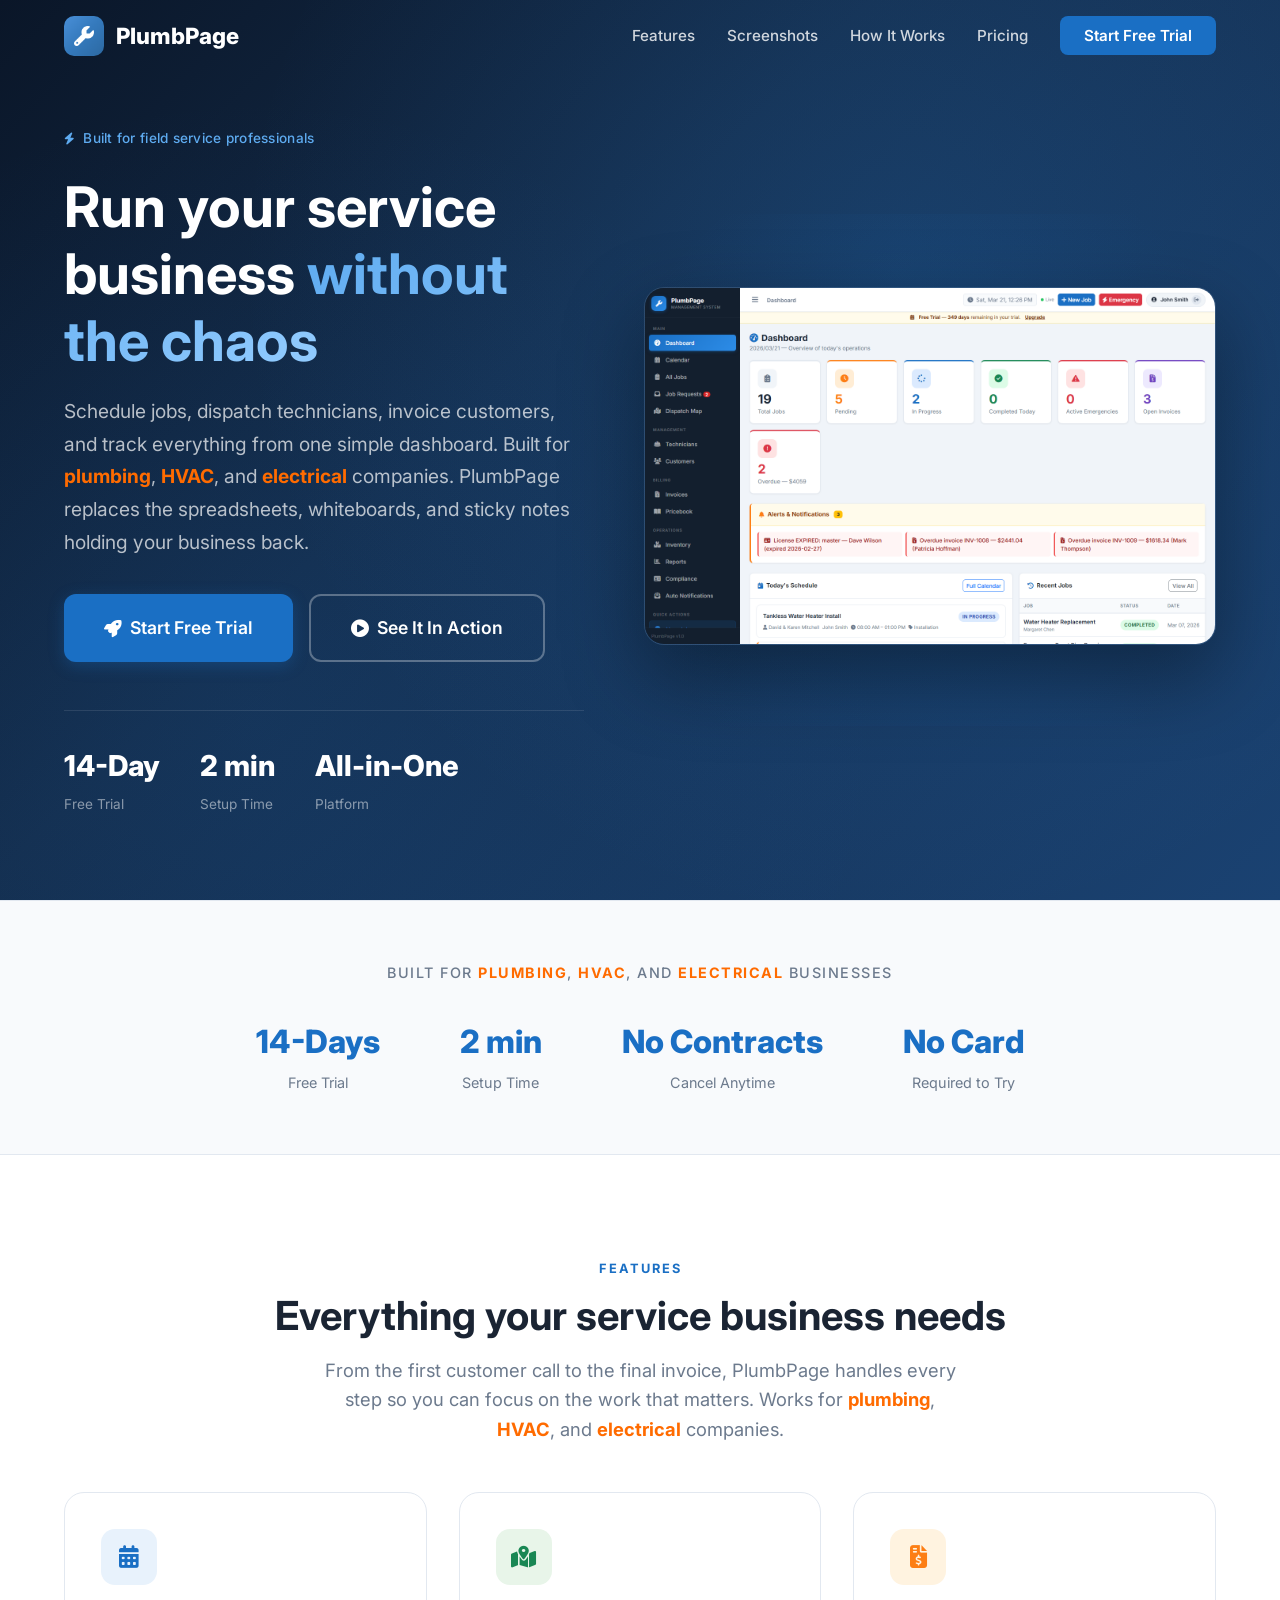
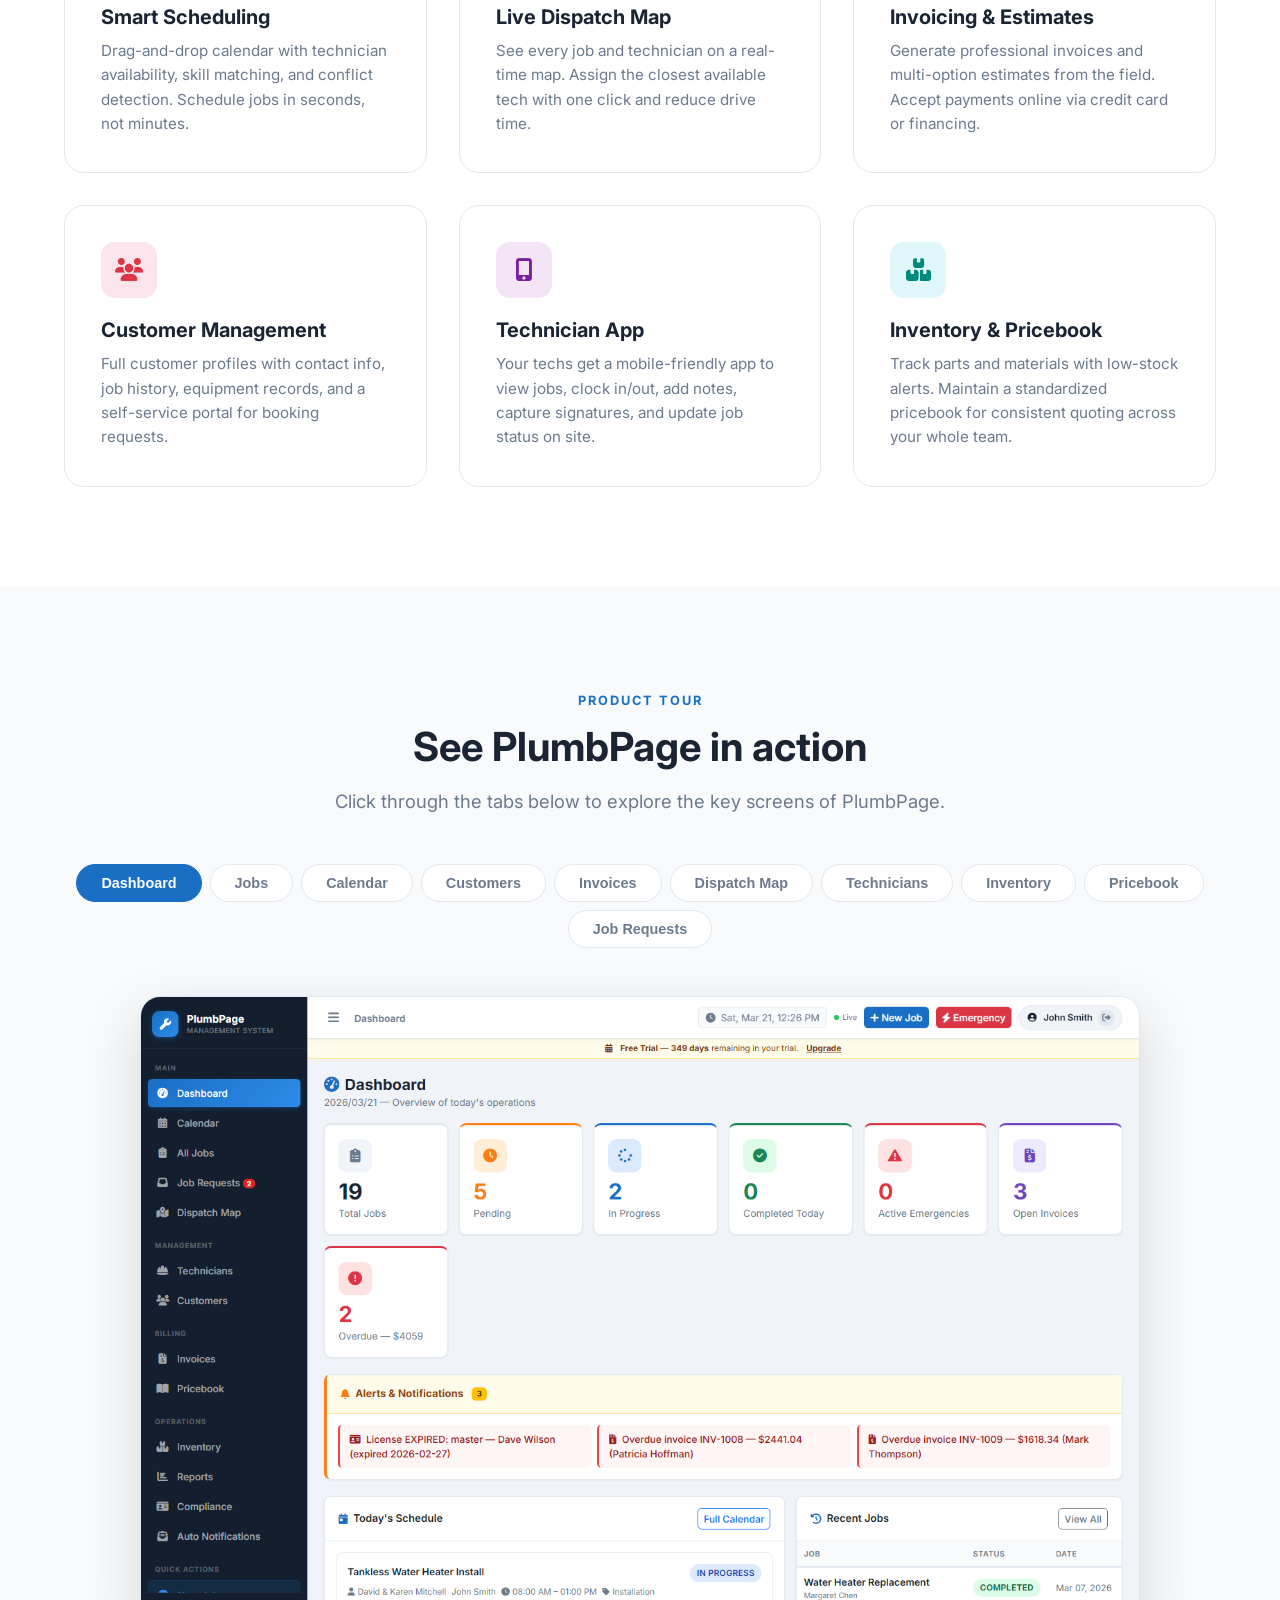
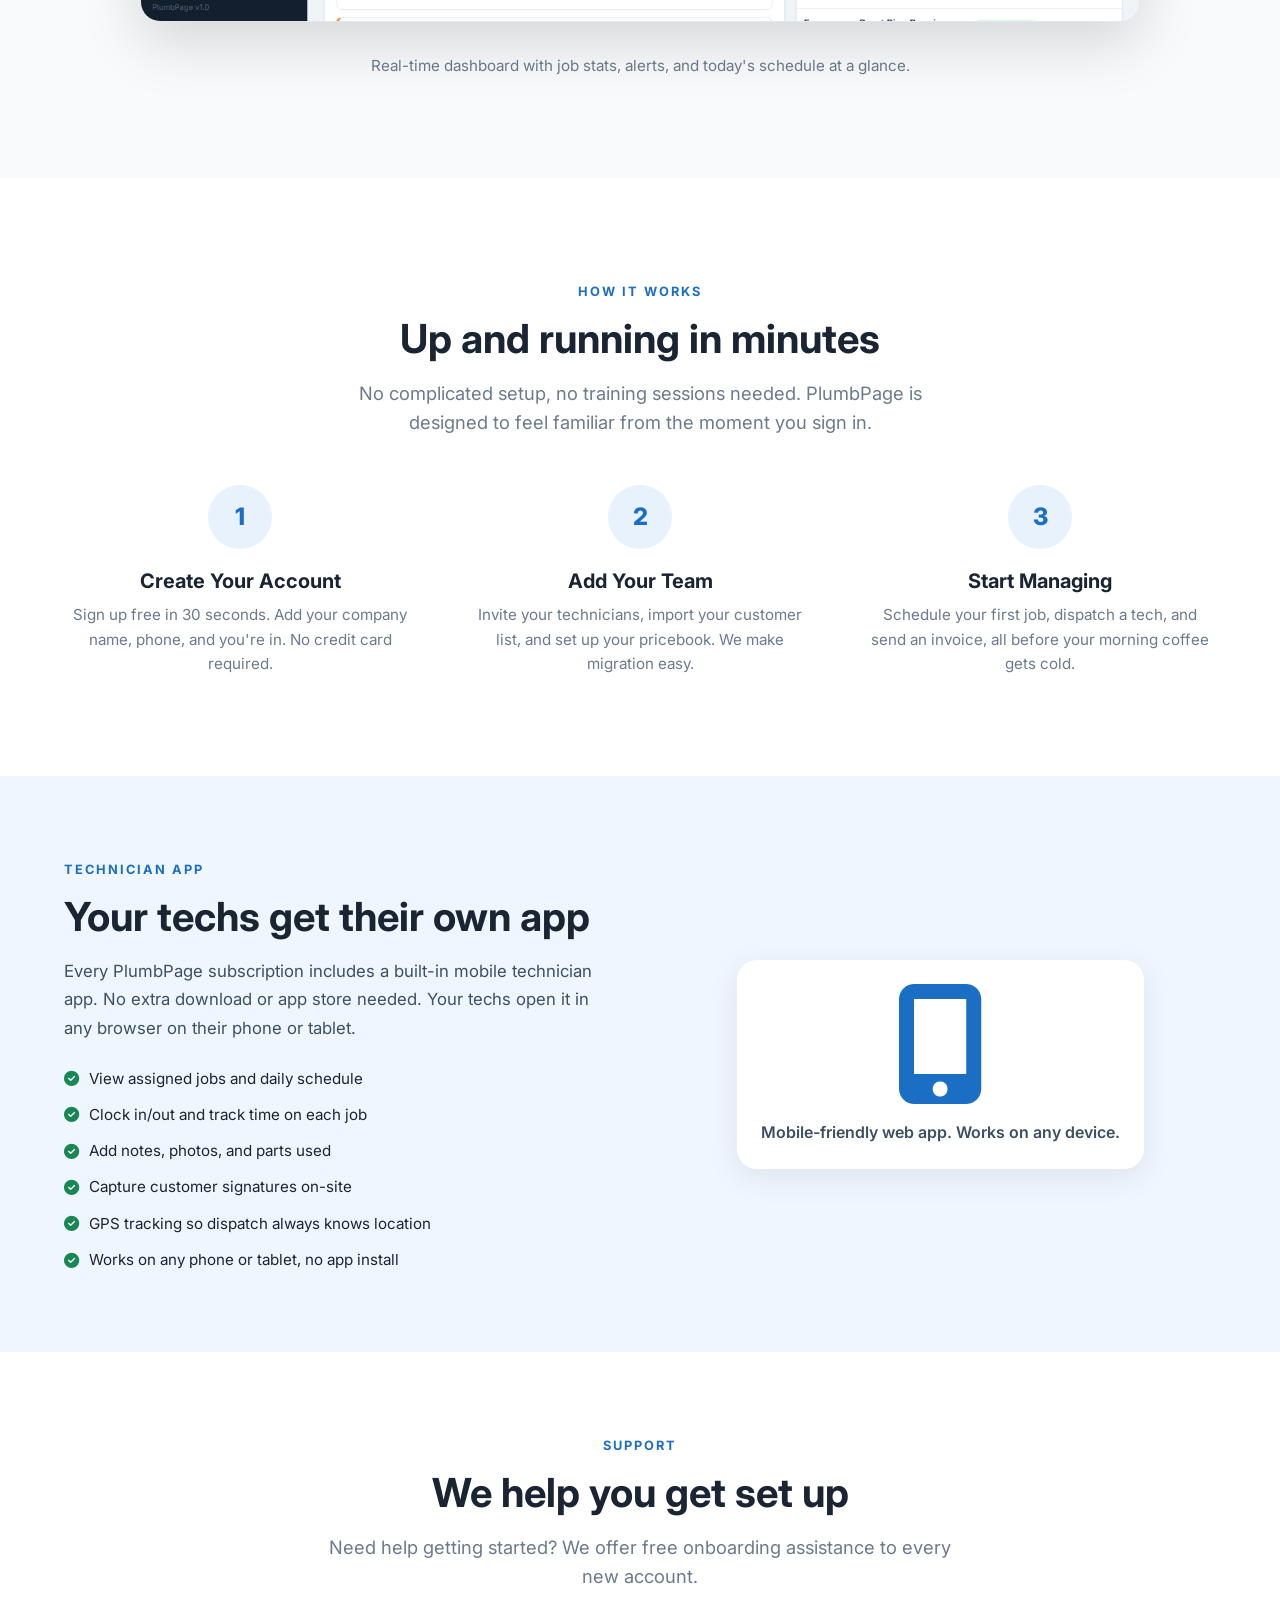
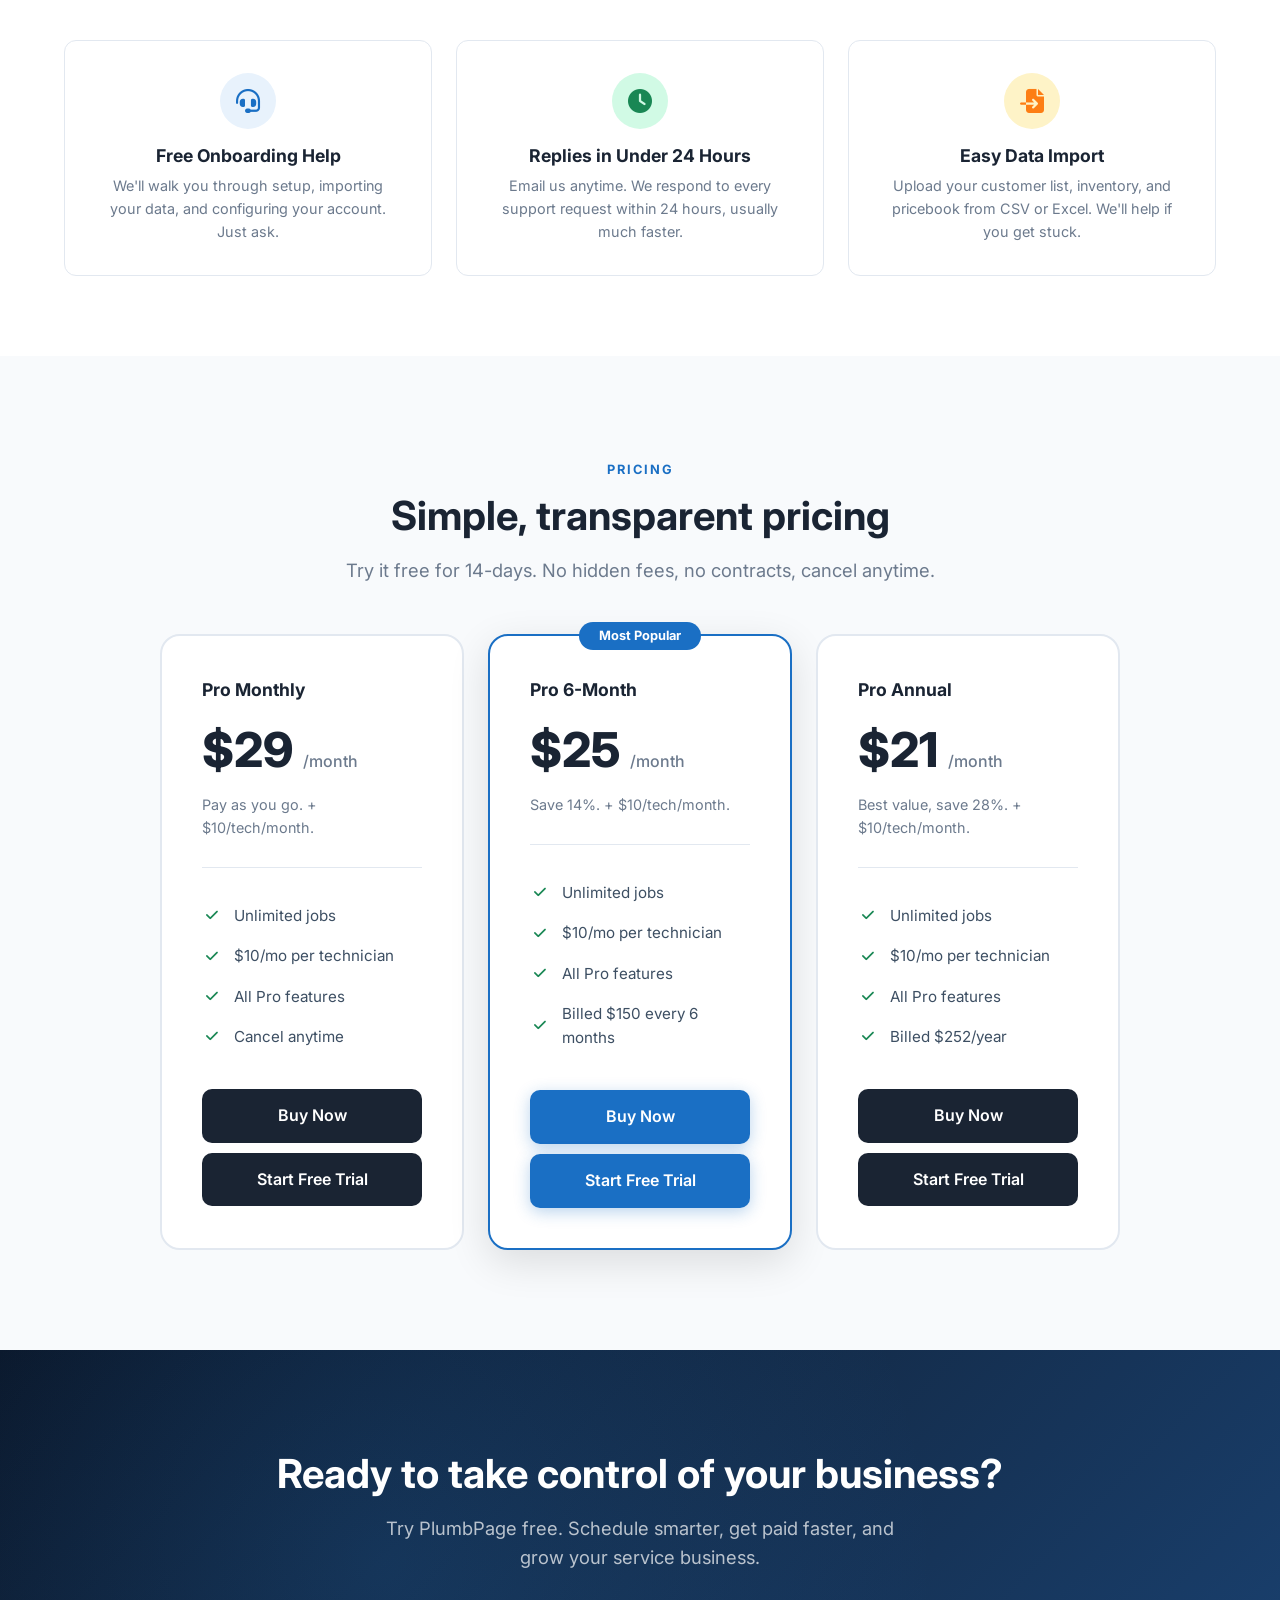
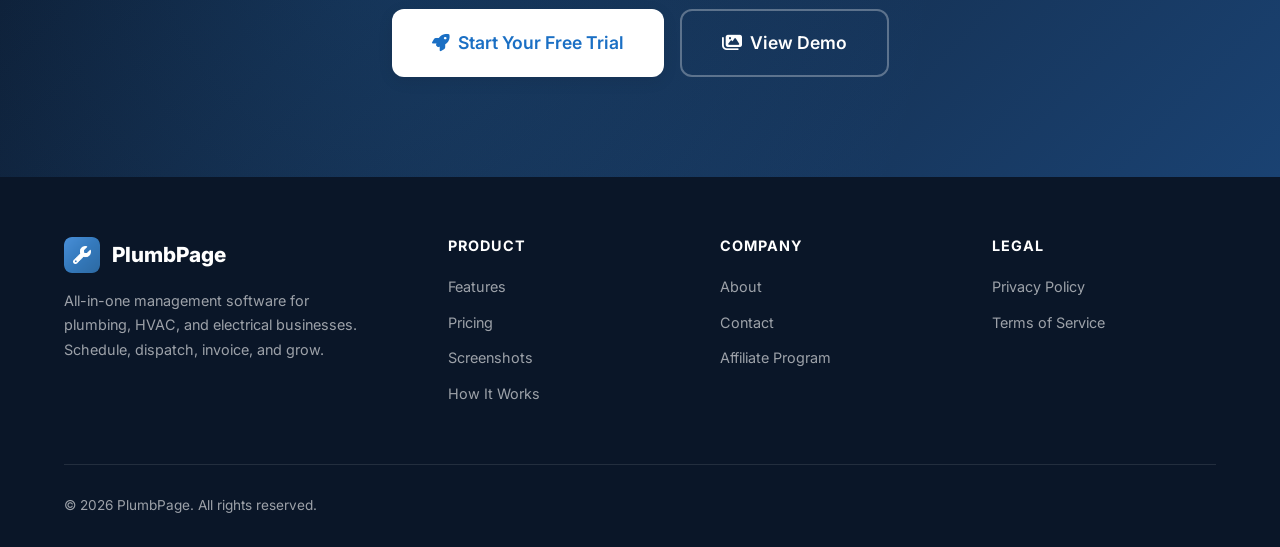
<file: index.html>
<!DOCTYPE html>
<html lang="en">
<head>
    <meta charset="UTF-8">
    <meta name="viewport" content="width=device-width, initial-scale=1.0">
    <title>PlumbPage | Field Service Management Software for Plumbing, HVAC & Electrical</title>
    <meta name="description" content="All-in-one field service management software for plumbing, HVAC, and electrical businesses. Schedule jobs, dispatch technicians, send invoices, and manage customers from one dashboard. 14-day free trial.">
    <meta name="keywords" content="field service management, plumbing software, HVAC software, electrical contractor software, dispatch software, technician app, job scheduling, invoicing, service business management">
    <meta property="og:title" content="PlumbPage | Run Your Service Business Without the Chaos">
    <meta property="og:description" content="Schedule jobs, dispatch technicians, invoice customers, and track everything from one simple dashboard. Built for plumbing, HVAC, and electrical companies.">
    <meta property="og:type" content="website">
    <meta property="og:url" content="https://plumbpage.com">
    <meta property="og:image" content="https://plumbpage.com/assets/screenshots/dashboard.png">
    <meta name="twitter:card" content="summary_large_image">
    <meta name="twitter:title" content="PlumbPage | Field Service Management Software">
    <meta name="twitter:description" content="All-in-one scheduling, dispatch, invoicing, and technician management for service businesses.">
    <meta name="twitter:image" content="https://plumbpage.com/assets/screenshots/dashboard.png">
    <link rel="canonical" href="https://plumbpage.com">
    <link rel="icon" type="image/png" href="assets/logo.png">
    <link rel="preconnect" href="https://fonts.googleapis.com">
    <link rel="preconnect" href="https://fonts.gstatic.com" crossorigin>
    <link href="https://fonts.googleapis.com/css2?family=Inter:wght@400;500;600;700;800&display=swap" rel="stylesheet">
    <link rel="stylesheet" href="https://cdnjs.cloudflare.com/ajax/libs/font-awesome/6.5.0/css/all.min.css">
    <link rel="stylesheet" href="assets/css/style.css">

    <style>
        .fade-up {
            opacity: 0;
            transform: translateY(20px);
            transition: opacity 0.5s cubic-bezier(0.23, 1, 0.32, 1), transform 0.5s cubic-bezier(0.23, 1, 0.32, 1);
        }
        .fade-up.visible {
            opacity: 1;
            transform: translateY(0);
        }
        .features-grid .fade-up:nth-child(1) { transition-delay: 0ms; }
        .features-grid .fade-up:nth-child(2) { transition-delay: 60ms; }
        .features-grid .fade-up:nth-child(3) { transition-delay: 120ms; }
        .features-grid .fade-up:nth-child(4) { transition-delay: 60ms; }
        .features-grid .fade-up:nth-child(5) { transition-delay: 120ms; }
        .features-grid .fade-up:nth-child(6) { transition-delay: 180ms; }
    </style>
</head>
<body>

<!-- ══════════════ NAVBAR ══════════════ -->
<nav class="navbar">
    <div class="container">
        <a href="#" class="nav-logo">
            <img src="assets/logo.png" alt="PlumbPage">
            PlumbPage
        </a>
        <ul class="nav-links">
            <li><a href="#features">Features</a></li>
            <li><a href="#showcase">Screenshots</a></li>
            <li><a href="#how-it-works">How It Works</a></li>
            <li><a href="#pricing">Pricing</a></li>
            <li><a href="https://app.plumbpage.com/register" class="nav-cta">Start Free Trial</a></li>
        </ul>
        <button class="nav-toggle" aria-label="Toggle menu">
            <i class="fas fa-bars"></i>
        </button>
    </div>
</nav>

<!-- ══════════════ HERO ══════════════ -->
<section class="hero">
    <div class="container">
        <div class="hero-grid">
            <div>
                <div class="hero-badge">
                    <i class="fas fa-bolt"></i>
                    Built for field service professionals
                </div>
                <h1>Run your service business <span>without the chaos</span></h1>
                <p class="hero-description">
                    Schedule jobs, dispatch technicians, invoice customers, and track everything
                    from one simple dashboard. Built for <strong>plumbing</strong>, <strong>HVAC</strong>, and <strong>electrical</strong>
                    companies. PlumbPage replaces the spreadsheets, whiteboards, and sticky notes
                    holding your business back.
                </p>
                <div class="hero-buttons">
                    <a href="https://app.plumbpage.com/register" class="btn btn-primary btn-lg">
                        <i class="fas fa-rocket"></i> Start Free Trial
                    </a>
                    <a href="#showcase" class="btn btn-outline btn-lg">
                        <i class="fas fa-play-circle"></i> See It In Action
                    </a>
                </div>
                <div class="hero-stats">
                    <div>
                        <div class="hero-stat-value">14-Day</div>
                        <div class="hero-stat-label">Free Trial</div>
                    </div>
                    <div>
                        <div class="hero-stat-value">2 min</div>
                        <div class="hero-stat-label">Setup Time</div>
                    </div>
                    <div>
                        <div class="hero-stat-value">All-in-One</div>
                        <div class="hero-stat-label">Platform</div>
                    </div>
                </div>
            </div>
            <div class="hero-image">
                <div class="hero-image-glow"></div>
                <img src="assets/screenshots/dashboard.png" alt="PlumbPage Dashboard">
            </div>
        </div>
    </div>
</section>

<!-- ══════════════ SOCIAL PROOF ══════════════ -->
<section class="social-proof">
    <div class="container">
        <p>Built for <strong>plumbing</strong>, <strong>HVAC</strong>, and <strong>electrical</strong> businesses</p>
        <div class="proof-stats">
            <div class="proof-stat">
                <div class="proof-stat-value">14-Days</div>
                <div class="proof-stat-label">Free Trial</div>
            </div>
            <div class="proof-stat">
                <div class="proof-stat-value">2 min</div>
                <div class="proof-stat-label">Setup Time</div>
            </div>
            <div class="proof-stat">
                <div class="proof-stat-value">No Contracts</div>
                <div class="proof-stat-label">Cancel Anytime</div>
            </div>
            <div class="proof-stat">
                <div class="proof-stat-value">No Card</div>
                <div class="proof-stat-label">Required to Try</div>
            </div>
        </div>
    </div>
</section>

<!-- ══════════════ FEATURES ══════════════ -->
<section class="features" id="features">
    <div class="container">
        <div class="text-center">
            <span class="section-label">Features</span>
            <h2 class="section-title">Everything your service business needs</h2>
            <p class="section-subtitle">
                From the first customer call to the final invoice, PlumbPage handles
                every step so you can focus on the work that matters. Works for <strong>plumbing</strong>, <strong>HVAC</strong>, and <strong>electrical</strong> companies.
            </p>
        </div>
        <div class="features-grid">
            <div class="feature-card fade-up">
                <div class="feature-icon blue"><i class="fas fa-calendar-alt"></i></div>
                <h3>Smart Scheduling</h3>
                <p>Drag-and-drop calendar with technician availability, skill matching, and conflict detection. Schedule jobs in seconds, not minutes.</p>
            </div>
            <div class="feature-card fade-up">
                <div class="feature-icon green"><i class="fas fa-map-marked-alt"></i></div>
                <h3>Live Dispatch Map</h3>
                <p>See every job and technician on a real-time map. Assign the closest available tech with one click and reduce drive time.</p>
            </div>
            <div class="feature-card fade-up">
                <div class="feature-icon orange"><i class="fas fa-file-invoice-dollar"></i></div>
                <h3>Invoicing & Estimates</h3>
                <p>Generate professional invoices and multi-option estimates from the field. Accept payments online via credit card or financing.</p>
            </div>
            <div class="feature-card fade-up">
                <div class="feature-icon red"><i class="fas fa-users"></i></div>
                <h3>Customer Management</h3>
                <p>Full customer profiles with contact info, job history, equipment records, and a self-service portal for booking requests.</p>
            </div>
            <div class="feature-card fade-up">
                <div class="feature-icon purple"><i class="fas fa-mobile-alt"></i></div>
                <h3>Technician App</h3>
                <p>Your techs get a mobile-friendly app to view jobs, clock in/out, add notes, capture signatures, and update job status on site.</p>
            </div>
            <div class="feature-card fade-up">
                <div class="feature-icon teal"><i class="fas fa-boxes"></i></div>
                <h3>Inventory & Pricebook</h3>
                <p>Track parts and materials with low-stock alerts. Maintain a standardized pricebook for consistent quoting across your whole team.</p>
            </div>
        </div>
    </div>
</section>

<!-- ══════════════ SCREENSHOT SHOWCASE ══════════════ -->
<section class="showcase" id="showcase">
    <div class="container">
        <div class="text-center">
            <span class="section-label">Product Tour</span>
            <h2 class="section-title">See PlumbPage in action</h2>
            <p class="section-subtitle">
                Click through the tabs below to explore the key screens of PlumbPage.
            </p>
        </div>

        <div class="showcase-tabs">
            <button class="showcase-tab active" data-target="dashboard">Dashboard</button>
            <button class="showcase-tab" data-target="jobs">Jobs</button>
            <button class="showcase-tab" data-target="calendar">Calendar</button>
            <button class="showcase-tab" data-target="customers">Customers</button>
            <button class="showcase-tab" data-target="invoices">Invoices</button>
            <button class="showcase-tab" data-target="map">Dispatch Map</button>
            <button class="showcase-tab" data-target="technicians">Technicians</button>
            <button class="showcase-tab" data-target="inventory">Inventory</button>
            <button class="showcase-tab" data-target="pricebook">Pricebook</button>
            <button class="showcase-tab" data-target="job-requests">Job Requests</button>
        </div>

        <div class="showcase-image-wrapper fade-up">
            <img class="showcase-image active" data-screen="dashboard" src="assets/screenshots/dashboard.png" alt="Dashboard">
            <img class="showcase-image" data-screen="jobs" src="assets/screenshots/jobs.png" alt="Jobs">
            <img class="showcase-image" data-screen="calendar" src="assets/screenshots/calendar.png" alt="Calendar">
            <img class="showcase-image" data-screen="customers" src="assets/screenshots/customers.png" alt="Customers">
            <img class="showcase-image" data-screen="invoices" src="assets/screenshots/invoices.png" alt="Invoices">
            <img class="showcase-image" data-screen="map" src="assets/screenshots/map.png" alt="Dispatch Map">
            <img class="showcase-image" data-screen="technicians" src="assets/screenshots/technicians.png" alt="Technicians">
            <img class="showcase-image" data-screen="inventory" src="assets/screenshots/inventory.png" alt="Inventory">
            <img class="showcase-image" data-screen="pricebook" src="assets/screenshots/pricebook.png" alt="Pricebook">
            <img class="showcase-image" data-screen="job-requests" src="assets/screenshots/job-requests.png" alt="Job Requests">
        </div>
        <p class="showcase-caption">Real-time dashboard with job stats, alerts, and today's schedule at a glance.</p>
    </div>
</section>

<!-- ══════════════ HOW IT WORKS ══════════════ -->
<section class="how-it-works" id="how-it-works">
    <div class="container">
        <div class="text-center">
            <span class="section-label">How It Works</span>
            <h2 class="section-title">Up and running in minutes</h2>
            <p class="section-subtitle">
                No complicated setup, no training sessions needed. PlumbPage is designed
                to feel familiar from the moment you sign in.
            </p>
        </div>
        <div class="steps">
            <div class="step fade-up">
                <div class="step-number">1</div>
                <h3>Create Your Account</h3>
                <p>Sign up free in 30 seconds. Add your company name, phone, and you're in. No credit card required.</p>
            </div>
            <div class="step fade-up">
                <div class="step-number">2</div>
                <h3>Add Your Team</h3>
                <p>Invite your technicians, import your customer list, and set up your pricebook. We make migration easy.</p>
            </div>
            <div class="step fade-up">
                <div class="step-number">3</div>
                <h3>Start Managing</h3>
                <p>Schedule your first job, dispatch a tech, and send an invoice, all before your morning coffee gets cold.</p>
            </div>
        </div>
    </div>
</section>

<!-- ══════════════ TECHNICIAN APP ══════════════ -->
<section class="tech-app-section" style="padding:80px 0;background:var(--blue-50);">
    <div class="container">
        <div style="display:grid;grid-template-columns:1fr 1fr;gap:48px;align-items:center;">
            <div>
                <span class="section-label">Technician App</span>
                <h2 class="section-title" style="text-align:left;">Your techs get their own app</h2>
                <p style="color:var(--gray-700);font-size:1.05rem;line-height:1.7;margin-bottom:24px;">
                    Every PlumbPage subscription includes a built-in mobile technician app. No extra download or app store needed. Your techs open it in any browser on their phone or tablet.
                </p>
                <ul style="list-style:none;padding:0;display:flex;flex-direction:column;gap:12px;">
                    <li style="display:flex;align-items:center;gap:10px;font-size:0.95rem;"><i class="fas fa-check-circle" style="color:var(--green);"></i> View assigned jobs and daily schedule</li>
                    <li style="display:flex;align-items:center;gap:10px;font-size:0.95rem;"><i class="fas fa-check-circle" style="color:var(--green);"></i> Clock in/out and track time on each job</li>
                    <li style="display:flex;align-items:center;gap:10px;font-size:0.95rem;"><i class="fas fa-check-circle" style="color:var(--green);"></i> Add notes, photos, and parts used</li>
                    <li style="display:flex;align-items:center;gap:10px;font-size:0.95rem;"><i class="fas fa-check-circle" style="color:var(--green);"></i> Capture customer signatures on-site</li>
                    <li style="display:flex;align-items:center;gap:10px;font-size:0.95rem;"><i class="fas fa-check-circle" style="color:var(--green);"></i> GPS tracking so dispatch always knows location</li>
                    <li style="display:flex;align-items:center;gap:10px;font-size:0.95rem;"><i class="fas fa-check-circle" style="color:var(--green);"></i> Works on any phone or tablet, no app install</li>
                </ul>
            </div>
            <div style="text-align:center;">
                <div style="background:var(--white);border-radius:20px;padding:24px;box-shadow:0 8px 32px rgba(0,0,0,0.08);display:inline-block;">
                    <i class="fas fa-mobile-alt" style="font-size:120px;color:var(--blue-500);"></i>
                    <p style="margin-top:16px;font-weight:600;color:var(--gray-700);">Mobile-friendly web app. Works on any device.</p>
                </div>
            </div>
        </div>
    </div>
</section>

<!-- ══════════════ ONBOARDING & SUPPORT ══════════════ -->
<section style="padding:80px 0;">
    <div class="container">
        <div class="text-center">
            <span class="section-label">Support</span>
            <h2 class="section-title">We help you get set up</h2>
            <p class="section-subtitle">
                Need help getting started? We offer free onboarding assistance to every new account.
            </p>
        </div>
        <div style="display:grid;grid-template-columns:repeat(3,1fr);gap:24px;margin-top:48px;">
            <div style="background:var(--white);border:1px solid var(--gray-200);border-radius:var(--radius);padding:32px;text-align:center;">
                <div style="width:56px;height:56px;background:var(--blue-100);border-radius:50%;display:flex;align-items:center;justify-content:center;margin:0 auto 16px;">
                    <i class="fas fa-headset" style="font-size:24px;color:var(--blue-500);"></i>
                </div>
                <h3 style="font-size:1.1rem;margin-bottom:8px;">Free Onboarding Help</h3>
                <p style="color:var(--gray-500);font-size:0.9rem;">We'll walk you through setup, importing your data, and configuring your account. Just ask.</p>
            </div>
            <div style="background:var(--white);border:1px solid var(--gray-200);border-radius:var(--radius);padding:32px;text-align:center;">
                <div style="width:56px;height:56px;background:#d1fae5;border-radius:50%;display:flex;align-items:center;justify-content:center;margin:0 auto 16px;">
                    <i class="fas fa-clock" style="font-size:24px;color:var(--green);"></i>
                </div>
                <h3 style="font-size:1.1rem;margin-bottom:8px;">Replies in Under 24 Hours</h3>
                <p style="color:var(--gray-500);font-size:0.9rem;">Email us anytime. We respond to every support request within 24 hours, usually much faster.</p>
            </div>
            <div style="background:var(--white);border:1px solid var(--gray-200);border-radius:var(--radius);padding:32px;text-align:center;">
                <div style="width:56px;height:56px;background:#fef3c7;border-radius:50%;display:flex;align-items:center;justify-content:center;margin:0 auto 16px;">
                    <i class="fas fa-file-import" style="font-size:24px;color:var(--orange);"></i>
                </div>
                <h3 style="font-size:1.1rem;margin-bottom:8px;">Easy Data Import</h3>
                <p style="color:var(--gray-500);font-size:0.9rem;">Upload your customer list, inventory, and pricebook from CSV or Excel. We'll help if you get stuck.</p>
            </div>
        </div>
    </div>
</section>

<!-- ══════════════ PRICING ══════════════ -->
<section class="pricing" id="pricing">
    <div class="container">
        <div class="text-center">
            <span class="section-label">Pricing</span>
            <h2 class="section-title">Simple, transparent pricing</h2>
            <p class="section-subtitle">
                Try it free for 14-days. No hidden fees, no contracts, cancel anytime.
            </p>
        </div>
        <div class="pricing-grid">
            <div class="pricing-card">
                <div class="pricing-name">Pro Monthly</div>
                <div class="pricing-price">$29 <span>/month</span></div>
                <div class="pricing-description">Pay as you go. + $10/tech/month.</div>
                <ul class="pricing-features">
                    <li><i class="fas fa-check"></i> Unlimited jobs</li>
                    <li><i class="fas fa-check"></i> $10/mo per technician</li>
                    <li><i class="fas fa-check"></i> All Pro features</li>
                    <li><i class="fas fa-check"></i> Cancel anytime</li>
                </ul>
                <a href="https://app.plumbpage.com/buy/monthly" class="btn btn-dark">Buy Now</a>
                <a href="https://app.plumbpage.com/register" class="btn btn-dark" style="margin-top:10px;">Start Free Trial</a>
            </div>
            <div class="pricing-card featured">
                <div class="pricing-name">Pro 6-Month</div>
                <div class="pricing-price">$25 <span>/month</span></div>
                <div class="pricing-description">Save 14%. + $10/tech/month.</div>
                <ul class="pricing-features">
                    <li><i class="fas fa-check"></i> Unlimited jobs</li>
                    <li><i class="fas fa-check"></i> $10/mo per technician</li>
                    <li><i class="fas fa-check"></i> All Pro features</li>
                    <li><i class="fas fa-check"></i> Billed $150 every 6 months</li>
                </ul>
                <a href="https://app.plumbpage.com/buy/6month" class="btn btn-primary">Buy Now</a>
                <a href="https://app.plumbpage.com/register" class="btn btn-primary" style="margin-top:10px;">Start Free Trial</a>
            </div>
            <div class="pricing-card">
                <div class="pricing-name">Pro Annual</div>
                <div class="pricing-price">$21 <span>/month</span></div>
                <div class="pricing-description">Best value, save 28%. + $10/tech/month.</div>
                <ul class="pricing-features">
                    <li><i class="fas fa-check"></i> Unlimited jobs</li>
                    <li><i class="fas fa-check"></i> $10/mo per technician</li>
                    <li><i class="fas fa-check"></i> All Pro features</li>
                    <li><i class="fas fa-check"></i> Billed $252/year</li>
                </ul>
                <a href="https://app.plumbpage.com/buy/annual" class="btn btn-dark">Buy Now</a>
                <a href="https://app.plumbpage.com/register" class="btn btn-dark" style="margin-top:10px;">Start Free Trial</a>
            </div>
        </div>
    </div>
</section>

<!-- ══════════════ CTA ══════════════ -->
<section class="cta" id="cta">
    <div class="container">
        <h2>Ready to take control of your business?</h2>
        <p>Try PlumbPage free. Schedule smarter, get paid faster, and grow your service business.</p>
        <div class="cta-buttons">
            <a href="https://app.plumbpage.com/register" class="btn btn-white btn-lg">
                <i class="fas fa-rocket"></i> Start Your Free Trial
            </a>
            <a href="#showcase" class="btn btn-outline btn-lg">
                <i class="fas fa-images"></i> View Demo
            </a>
        </div>
    </div>
</section>

<!-- ══════════════ FOOTER ══════════════ -->
<footer class="footer">
    <div class="container">
        <div class="footer-grid">
            <div>
                <div class="footer-brand">
                    <img src="assets/logo.png" alt="PlumbPage">
                    PlumbPage
                </div>
                <p class="footer-description">
                    All-in-one management software for plumbing, HVAC, and electrical businesses. Schedule, dispatch, invoice, and grow.
                </p>
            </div>
            <div>
                <h4>Product</h4>
                <ul class="footer-links">
                    <li><a href="#features">Features</a></li>
                    <li><a href="#pricing">Pricing</a></li>
                    <li><a href="#showcase">Screenshots</a></li>
                    <li><a href="#how-it-works">How It Works</a></li>
                </ul>
            </div>
            <div>
                <h4>Company</h4>
                <ul class="footer-links">
                    <li><a href="about.html">About</a></li>
                    <li><a href="mailto:colton@plumbpage.com">Contact</a></li>
                    <li><a href="https://app.plumbpage.com/affiliates/apply">Affiliate Program</a></li>
                </ul>
            </div>
            <div>
                <h4>Legal</h4>
                <ul class="footer-links">
                    <li><a href="privacy.html">Privacy Policy</a></li>
                    <li><a href="terms.html">Terms of Service</a></li>
                </ul>
            </div>
        </div>
        <div class="footer-bottom">
            <span>&copy; 2026 PlumbPage. All rights reserved.</span>
        </div>
    </div>
</footer>

<script src="assets/js/main.js"></script>
<script type="application/ld+json">
{
  "@context": "https://schema.org",
  "@graph": [
  {
    "@type": "Organization",
    "name": "PlumbPage",
    "url": "https://plumbpage.com",
    "logo": "https://plumbpage.com/assets/logo.png",
    "description": "All-in-one field service management software for plumbing, HVAC, and electrical businesses.",
    "contactPoint": {
      "@type": "ContactPoint",
      "email": "colton@plumbpage.com",
      "contactType": "customer support"
    },
    "sameAs": []
  },
  {
    "@type": "WebSite",
    "name": "PlumbPage",
    "url": "https://plumbpage.com"
  },
  {
    "@type": "SoftwareApplication",
  "name": "PlumbPage",
  "applicationCategory": "BusinessApplication",
  "operatingSystem": "Web",
  "description": "All-in-one field service management software for plumbing, HVAC, and electrical businesses. Schedule, dispatch, invoice, and manage technicians.",
  "url": "https://plumbpage.com",
  "offers": [
    {
      "@type": "Offer",
      "name": "Pro Monthly",
      "price": "29.00",
      "priceCurrency": "USD",
      "billingIncrement": "1",
      "billingDuration": "P1M",
      "description": "$29/month base + $10/month per technician"
    },
    {
      "@type": "Offer",
      "name": "Pro 6-Month",
      "price": "150.00",
      "priceCurrency": "USD",
      "billingDuration": "P6M",
      "description": "$25/month base + $10/month per technician, billed every 6 months"
    },
    {
      "@type": "Offer",
      "name": "Pro Annual",
      "price": "252.00",
      "priceCurrency": "USD",
      "billingDuration": "P1Y",
      "description": "$21/month base + $10/month per technician, billed annually"
    }
  ],
  "featureList": [
    "Job scheduling and dispatch",
    "Live dispatch map with GPS tracking",
    "Invoicing and estimates",
    "Customer management with portal",
    "Mobile technician app",
    "Inventory and pricebook management",
    "SMS and email notifications",
    "QuickBooks Online sync",
    "AI dispatch suggestions",
    "Customer e-signatures"
  ]
  }
  ]
}
</script>
</body>
</html>
</file>
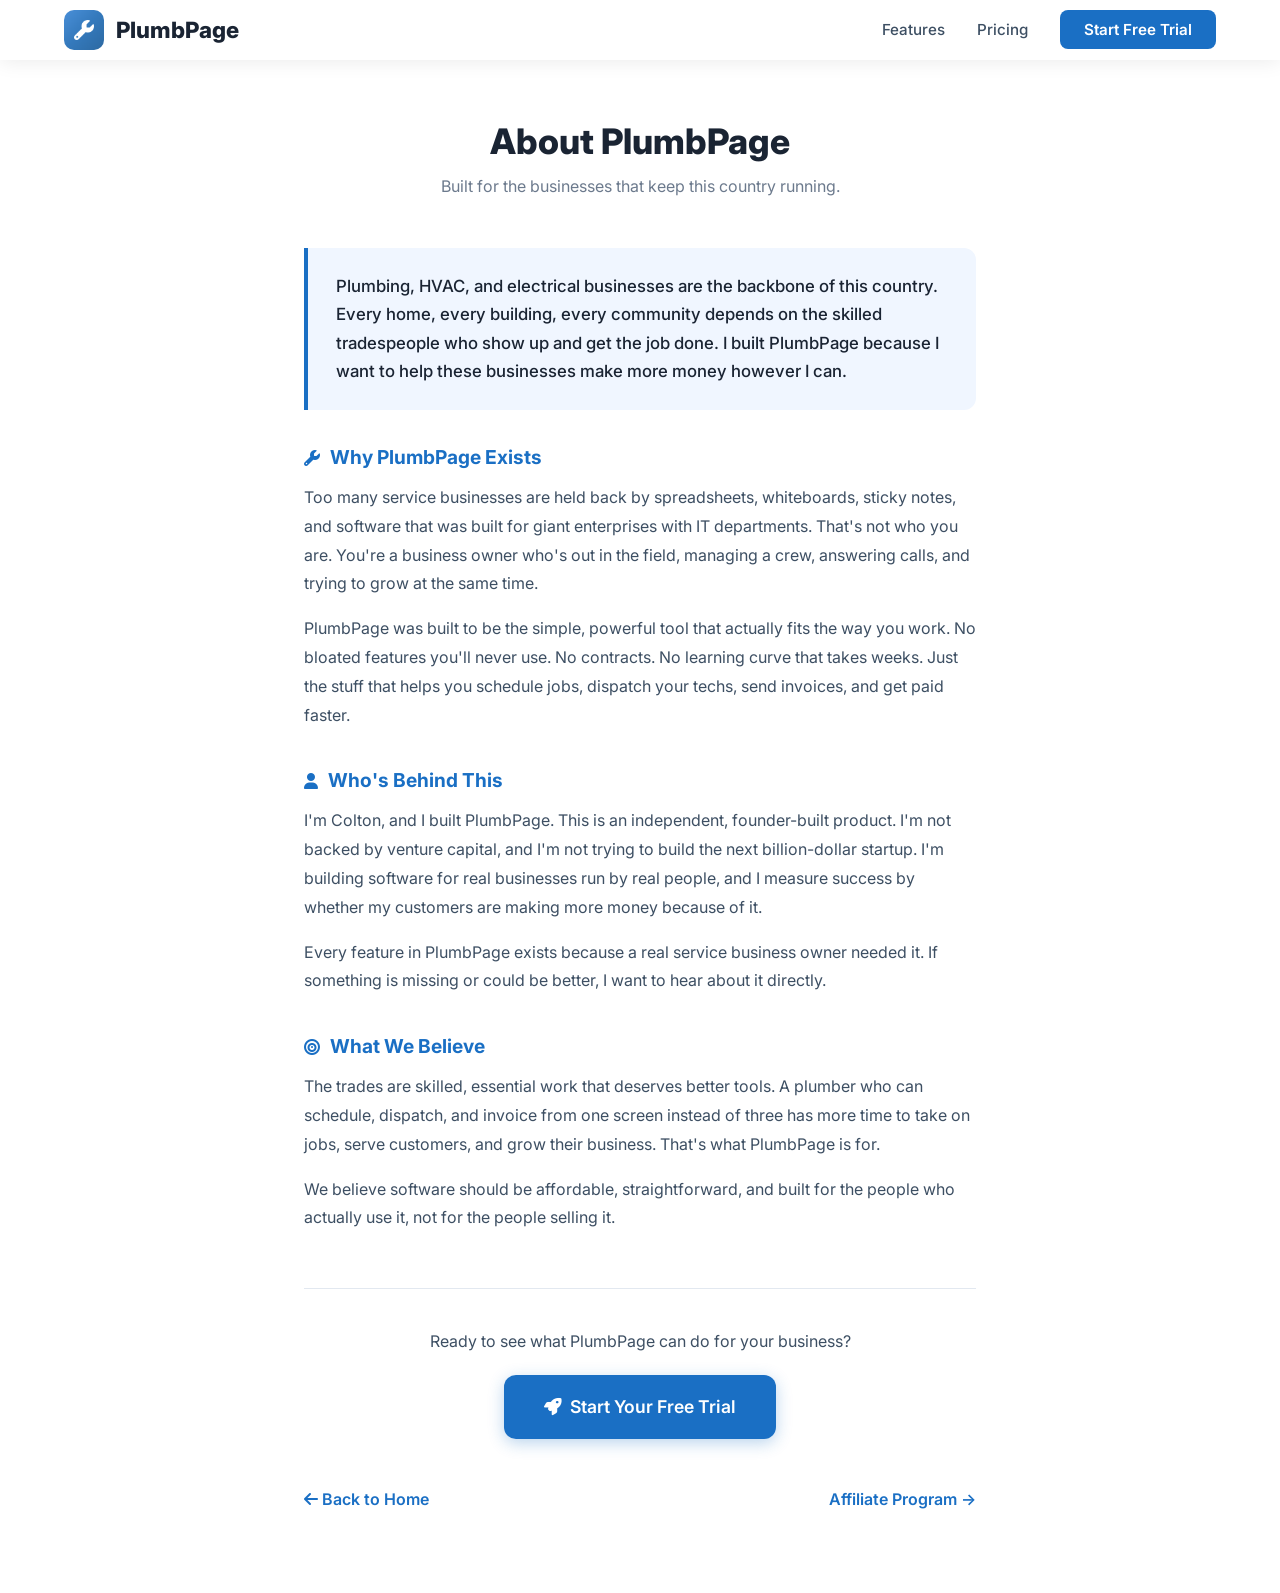
<file: about.html>
<!DOCTYPE html>
<html lang="en">
<head>
    <meta charset="UTF-8">
    <meta name="viewport" content="width=device-width, initial-scale=1.0">
    <title>About PlumbPage | Founder-Built Field Service Software for Plumbers</title>
    <meta name="description" content="PlumbPage was built by someone who saw plumbing businesses drowning in paperwork. Learn who we are, why we built it, and what makes PlumbPage different from generic field service software.">
    <meta name="robots" content="index, follow">
    <link rel="canonical" href="https://plumbpage.com/about.html">
    <meta property="og:type" content="website">
    <meta property="og:url" content="https://plumbpage.com/about.html">
    <meta property="og:title" content="About PlumbPage | Founder-Built Field Service Software">
    <meta property="og:description" content="PlumbPage was built for plumbing, HVAC, and electrical businesses by someone who saw the industry firsthand. No fluff — just tools that help you run a tighter operation.">
    <meta property="og:image" content="https://plumbpage.com/assets/screenshots/dashboard.png">
    <meta property="og:site_name" content="PlumbPage">
    <meta name="twitter:card" content="summary_large_image">
    <meta name="twitter:title" content="About PlumbPage | Founder-Built Field Service Software">
    <meta name="twitter:description" content="PlumbPage was built for plumbing, HVAC, and electrical businesses by someone who saw the industry firsthand.">
    <meta name="twitter:image" content="https://plumbpage.com/assets/screenshots/dashboard.png">
    <script type="application/ld+json">
    {
      "@context": "https://schema.org",
      "@type": "AboutPage",
      "name": "About PlumbPage",
      "url": "https://plumbpage.com/about.html",
      "description": "PlumbPage is all-in-one field service management software built for plumbing, HVAC, and electrical businesses.",
      "breadcrumb": {
        "@type": "BreadcrumbList",
        "itemListElement": [
          { "@type": "ListItem", "position": 1, "name": "PlumbPage", "item": "https://plumbpage.com" },
          { "@type": "ListItem", "position": 2, "name": "About", "item": "https://plumbpage.com/about.html" }
        ]
      },
      "publisher": {
        "@type": "Organization",
        "name": "PlumbPage",
        "url": "https://plumbpage.com",
        "logo": "https://plumbpage.com/assets/logo.png",
        "description": "All-in-one field service management software for plumbing, HVAC, and electrical businesses.",
        "contactPoint": {
          "@type": "ContactPoint",
          "email": "colton@plumbpage.com",
          "contactType": "customer support"
        }
      }
    }
    </script>
    <link rel="icon" type="image/png" href="assets/logo.png">
    <link rel="preconnect" href="https://fonts.googleapis.com">
    <link rel="preconnect" href="https://fonts.gstatic.com" crossorigin>
    <link href="https://fonts.googleapis.com/css2?family=Inter:wght@400;500;600;700;800&display=swap" rel="stylesheet">
    <link rel="stylesheet" href="https://cdnjs.cloudflare.com/ajax/libs/font-awesome/6.5.0/css/all.min.css">
    <link rel="stylesheet" href="assets/css/style.css">
    <style>
        .about-container { max-width: 720px; margin: 0 auto; padding: 120px 24px 80px; }
        .about-header { text-align: center; margin-bottom: 48px; }
        .about-header h1 { font-size: 2.2rem; font-weight: 800; color: var(--gray-900); margin-bottom: 12px; }
        .about-header p { color: var(--gray-500); font-size: 1rem; }
        .about-section { margin-bottom: 40px; }
        .about-section h2 {
            font-size: 1.2rem; font-weight: 700; color: var(--blue-500);
            margin-bottom: 14px; display: flex; align-items: center; gap: 10px;
        }
        .about-section h2 i { font-size: 1rem; }
        .about-section p {
            font-size: 1rem; line-height: 1.8; color: var(--gray-700); margin-bottom: 16px;
        }
        .about-highlight {
            background: var(--blue-50); border-left: 4px solid var(--blue-500);
            border-radius: 0 var(--radius) var(--radius) 0;
            padding: 24px 28px; margin: 36px 0;
        }
        .about-highlight p {
            font-size: 1.05rem; font-weight: 500; color: var(--gray-900);
            line-height: 1.7; margin: 0;
        }
        .about-cta {
            text-align: center; margin-top: 56px; padding-top: 40px;
            border-top: 1px solid var(--gray-200);
        }
        .about-cta p { color: var(--gray-700); font-size: 1rem; margin-bottom: 20px; }
        .about-cta .btn { display: inline-flex; align-items: center; gap: 8px; }
        .back-link { text-align: center; margin-top: 48px; }
        .back-link a { color: var(--blue-500); font-weight: 600; }
        .back-link a:hover { color: var(--blue-400); }
    </style>
</head>
<body>

<nav class="navbar scrolled">
    <div class="container">
        <a href="/" class="nav-logo" style="color: var(--gray-900);">
            <img src="assets/logo.png" alt="PlumbPage">
            PlumbPage
        </a>
        <ul class="nav-links">
            <li><a href="/#features">Features</a></li>
            <li><a href="/#pricing">Pricing</a></li>
            <li><a href="/#cta" class="nav-cta">Start Free Trial</a></li>
        </ul>
        <button class="nav-toggle" aria-label="Toggle menu">
            <i class="fas fa-bars"></i>
        </button>
    </div>
</nav>

<div class="about-container">
    <div class="about-header">
        <h1>About PlumbPage</h1>
        <p>Built for the businesses that keep this country running.</p>
    </div>

    <div class="about-highlight">
        <p>Plumbing, HVAC, and electrical businesses are the backbone of this country. Every home, every building, every community depends on the skilled tradespeople who show up and get the job done. I built PlumbPage because I want to help these businesses make more money however I can.</p>
    </div>

    <div class="about-section">
        <h2><i class="fas fa-wrench"></i> Why PlumbPage Exists</h2>
        <p>Too many service businesses are held back by spreadsheets, whiteboards, sticky notes, and software that was built for giant enterprises with IT departments. That's not who you are. You're a business owner who's out in the field, managing a crew, answering calls, and trying to grow at the same time.</p>
        <p>PlumbPage was built to be the simple, powerful tool that actually fits the way you work. No bloated features you'll never use. No contracts. No learning curve that takes weeks. Just the stuff that helps you schedule jobs, dispatch your techs, send invoices, and get paid faster.</p>
    </div>

    <div class="about-section">
        <h2><i class="fas fa-user"></i> Who's Behind This</h2>
        <p>I'm Colton, and I built PlumbPage. This is an independent, founder-built product. I'm not backed by venture capital, and I'm not trying to build the next billion-dollar startup. I'm building software for real businesses run by real people, and I measure success by whether my customers are making more money because of it.</p>
        <p>Every feature in PlumbPage exists because a real service business owner needed it. If something is missing or could be better, I want to hear about it directly.</p>
    </div>

    <div class="about-section">
        <h2><i class="fas fa-bullseye"></i> What We Believe</h2>
        <p>The trades are skilled, essential work that deserves better tools. A plumber who can schedule, dispatch, and invoice from one screen instead of three has more time to take on jobs, serve customers, and grow their business. That's what PlumbPage is for.</p>
        <p>We believe software should be affordable, straightforward, and built for the people who actually use it, not for the people selling it.</p>
    </div>

    <div class="about-cta">
        <p>Ready to see what PlumbPage can do for your business?</p>
        <a href="https://app.plumbpage.com/register" class="btn btn-primary btn-lg">
            <i class="fas fa-rocket"></i> Start Your Free Trial
        </a>
    </div>

    <div class="back-link" style="display:flex;justify-content:space-between;align-items:center;flex-wrap:wrap;gap:12px;">
        <a href="/"><i class="fas fa-arrow-left"></i> Back to Home</a>
        <a href="https://app.plumbpage.com/affiliates/apply">Affiliate Program →</a>
    </div>
</div>

</body>
</html>
</file>
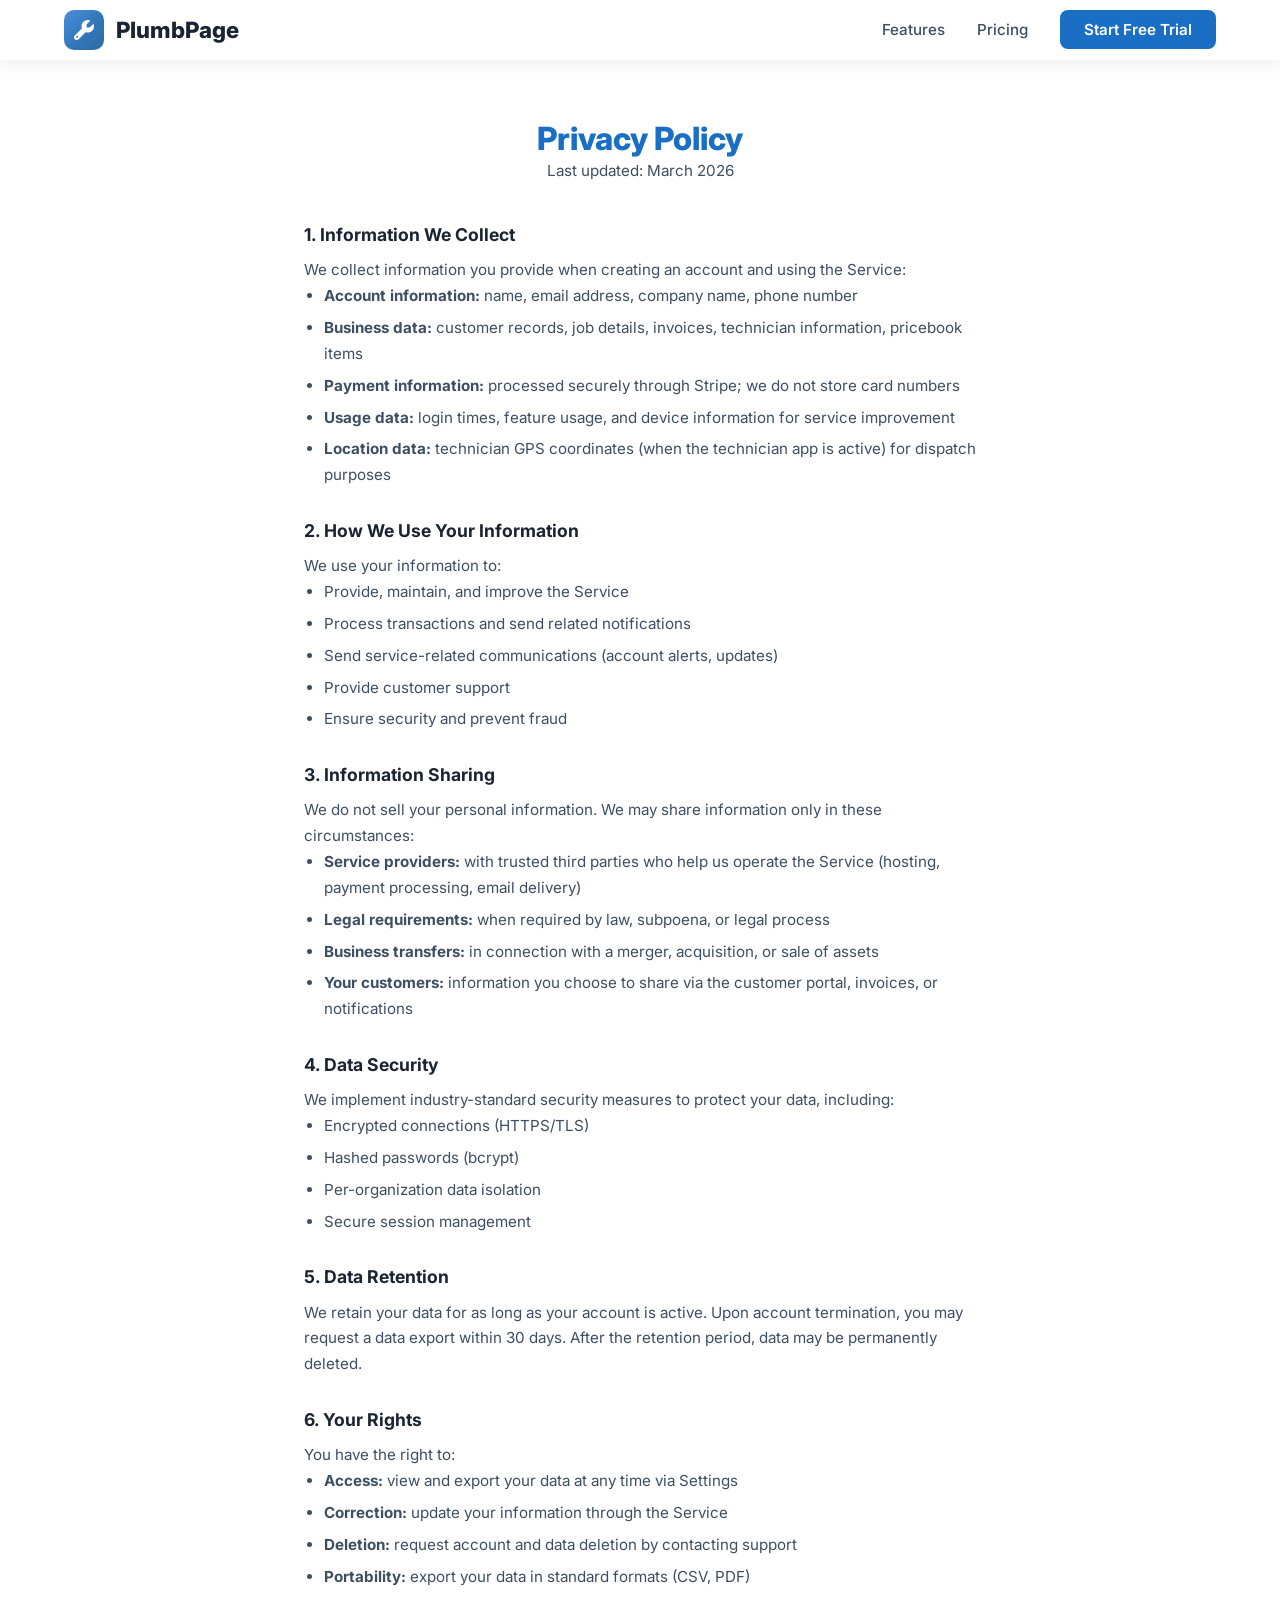
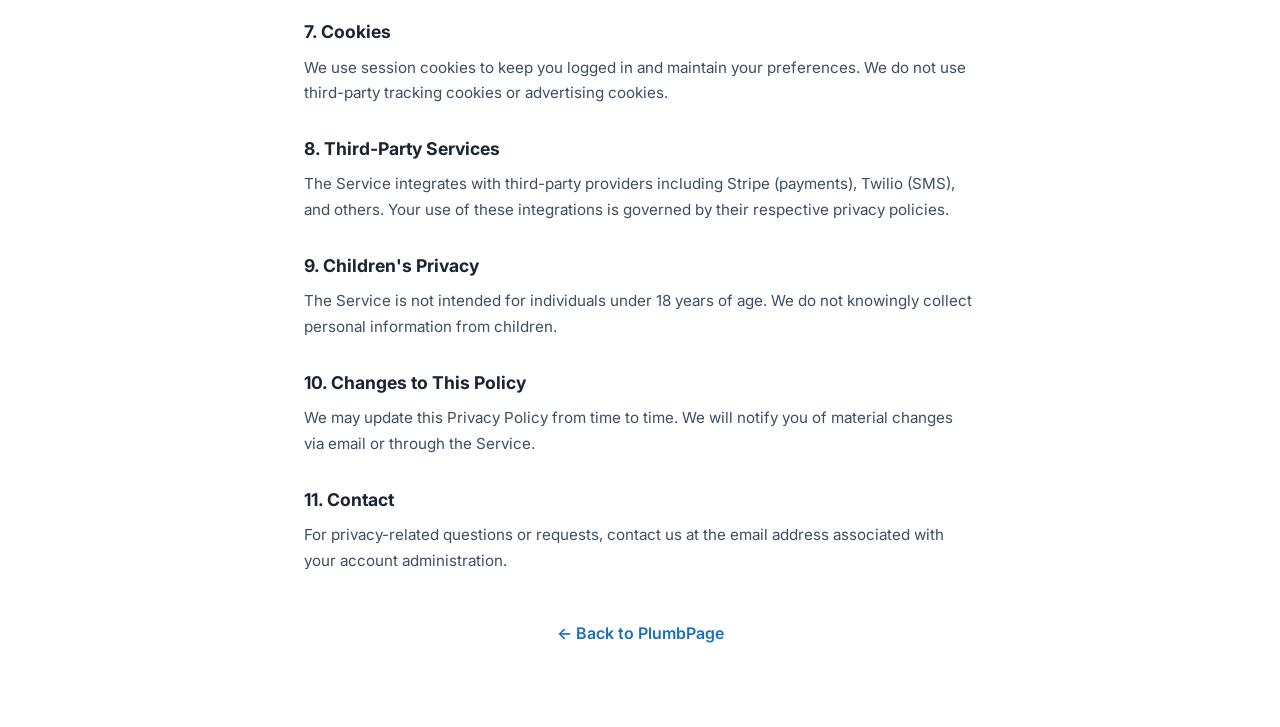
<file: privacy.html>
<!DOCTYPE html>
<html lang="en">
<head>
    <meta charset="UTF-8">
    <meta name="viewport" content="width=device-width, initial-scale=1.0">
    <title>Privacy Policy | PlumbPage Field Service Management Software</title>
    <meta name="description" content="PlumbPage privacy policy — how we collect, use, and protect data for plumbing, HVAC, and electrical businesses using our field service management platform.">
    <meta name="robots" content="noindex, follow">
    <link rel="canonical" href="https://plumbpage.com/privacy.html">
    <link rel="icon" type="image/png" href="assets/logo.png">
    <link rel="preconnect" href="https://fonts.googleapis.com">
    <link rel="preconnect" href="https://fonts.gstatic.com" crossorigin>
    <link href="https://fonts.googleapis.com/css2?family=Inter:wght@400;500;600;700;800&display=swap" rel="stylesheet">
    <link rel="stylesheet" href="https://cdnjs.cloudflare.com/ajax/libs/font-awesome/6.5.0/css/all.min.css">
    <link rel="stylesheet" href="assets/css/style.css">
    <style>
        .legal-container { max-width: 720px; margin: 0 auto; padding: 120px 24px 80px; }
        .legal-header { text-align: center; margin-bottom: 40px; }
        .legal-header h1 { font-size: 2rem; font-weight: 800; color: var(--blue-500); }
        .legal-header p { color: var(--gray-500); font-size: 0.9rem; }
        .legal-container h2 { font-size: 1.1rem; font-weight: 700; margin-top: 32px; margin-bottom: 12px; color: var(--gray-900); }
        .legal-container p, .legal-container li { font-size: 0.95rem; line-height: 1.7; color: var(--gray-700); }
        .legal-container ul { margin-bottom: 16px; padding-left: 20px; }
        .legal-container li { margin-bottom: 6px; }
        .back-link { text-align: center; margin-top: 48px; }
        .back-link a { color: var(--blue-500); font-weight: 600; }
        .back-link a:hover { color: var(--blue-400); }
    </style>
</head>
<body>

<nav class="navbar scrolled">
    <div class="container">
        <a href="/" class="nav-logo" style="color: var(--gray-900);">
            <img src="assets/logo.png" alt="PlumbPage">
            PlumbPage
        </a>
        <ul class="nav-links">
            <li><a href="/#features">Features</a></li>
            <li><a href="/#pricing">Pricing</a></li>
            <li><a href="/#cta" class="nav-cta">Start Free Trial</a></li>
        </ul>
        <button class="nav-toggle" aria-label="Toggle menu">
            <i class="fas fa-bars"></i>
        </button>
    </div>
</nav>

<div class="legal-container">
    <div class="legal-header">
        <h1>Privacy Policy</h1>
        <p>Last updated: March 2026</p>
    </div>

    <h2>1. Information We Collect</h2>
    <p>We collect information you provide when creating an account and using the Service:</p>
    <ul>
        <li><strong>Account information:</strong> name, email address, company name, phone number</li>
        <li><strong>Business data:</strong> customer records, job details, invoices, technician information, pricebook items</li>
        <li><strong>Payment information:</strong> processed securely through Stripe; we do not store card numbers</li>
        <li><strong>Usage data:</strong> login times, feature usage, and device information for service improvement</li>
        <li><strong>Location data:</strong> technician GPS coordinates (when the technician app is active) for dispatch purposes</li>
    </ul>

    <h2>2. How We Use Your Information</h2>
    <p>We use your information to:</p>
    <ul>
        <li>Provide, maintain, and improve the Service</li>
        <li>Process transactions and send related notifications</li>
        <li>Send service-related communications (account alerts, updates)</li>
        <li>Provide customer support</li>
        <li>Ensure security and prevent fraud</li>
    </ul>

    <h2>3. Information Sharing</h2>
    <p>We do not sell your personal information. We may share information only in these circumstances:</p>
    <ul>
        <li><strong>Service providers:</strong> with trusted third parties who help us operate the Service (hosting, payment processing, email delivery)</li>
        <li><strong>Legal requirements:</strong> when required by law, subpoena, or legal process</li>
        <li><strong>Business transfers:</strong> in connection with a merger, acquisition, or sale of assets</li>
        <li><strong>Your customers:</strong> information you choose to share via the customer portal, invoices, or notifications</li>
    </ul>

    <h2>4. Data Security</h2>
    <p>We implement industry-standard security measures to protect your data, including:</p>
    <ul>
        <li>Encrypted connections (HTTPS/TLS)</li>
        <li>Hashed passwords (bcrypt)</li>
        <li>Per-organization data isolation</li>
        <li>Secure session management</li>
    </ul>

    <h2>5. Data Retention</h2>
    <p>We retain your data for as long as your account is active. Upon account termination, you may request a data export within 30 days. After the retention period, data may be permanently deleted.</p>

    <h2>6. Your Rights</h2>
    <p>You have the right to:</p>
    <ul>
        <li><strong>Access:</strong> view and export your data at any time via Settings</li>
        <li><strong>Correction:</strong> update your information through the Service</li>
        <li><strong>Deletion:</strong> request account and data deletion by contacting support</li>
        <li><strong>Portability:</strong> export your data in standard formats (CSV, PDF)</li>
    </ul>

    <h2>7. Cookies</h2>
    <p>We use session cookies to keep you logged in and maintain your preferences. We do not use third-party tracking cookies or advertising cookies.</p>

    <h2>8. Third-Party Services</h2>
    <p>The Service integrates with third-party providers including Stripe (payments), Twilio (SMS), and others. Your use of these integrations is governed by their respective privacy policies.</p>

    <h2>9. Children's Privacy</h2>
    <p>The Service is not intended for individuals under 18 years of age. We do not knowingly collect personal information from children.</p>

    <h2>10. Changes to This Policy</h2>
    <p>We may update this Privacy Policy from time to time. We will notify you of material changes via email or through the Service.</p>

    <h2>11. Contact</h2>
    <p>For privacy-related questions or requests, contact us at the email address associated with your account administration.</p>

    <div class="back-link">
        <a href="/">&larr; Back to PlumbPage</a>
    </div>
</div>

</body>
</html>
</file>
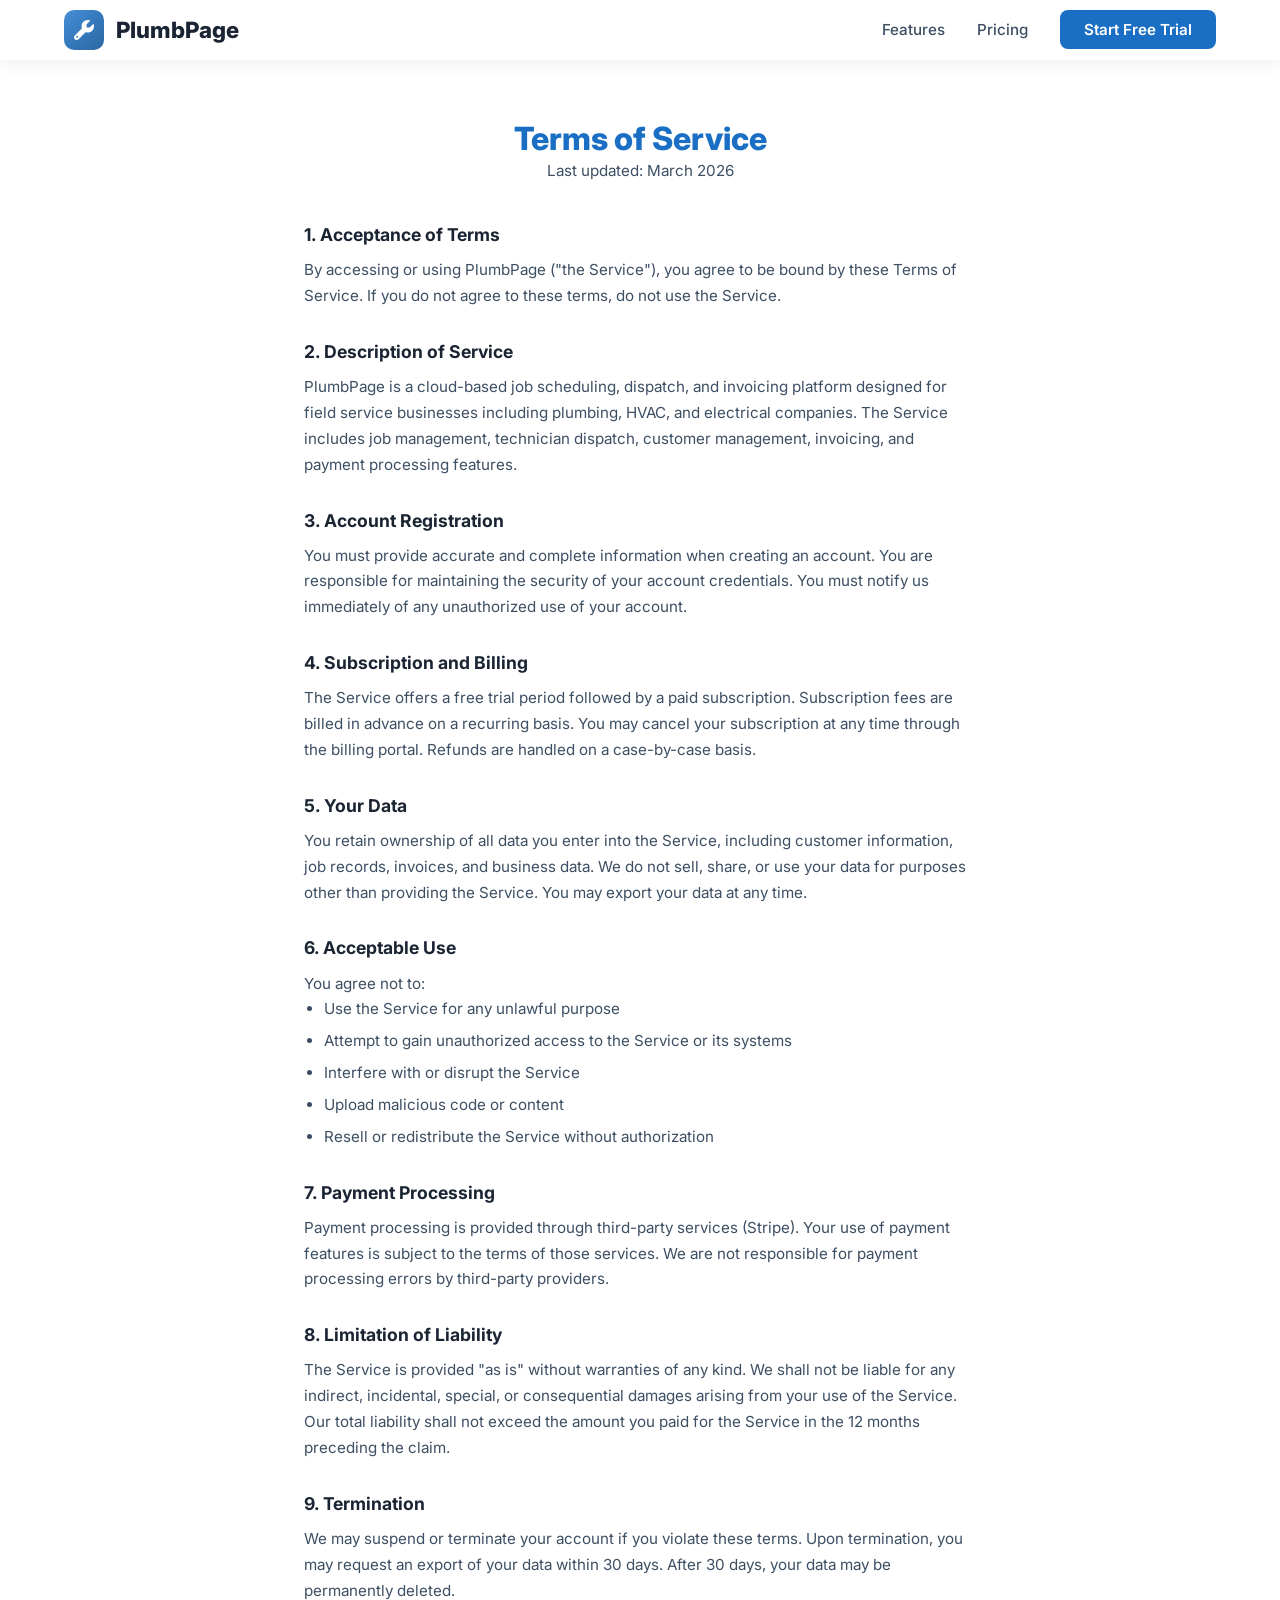
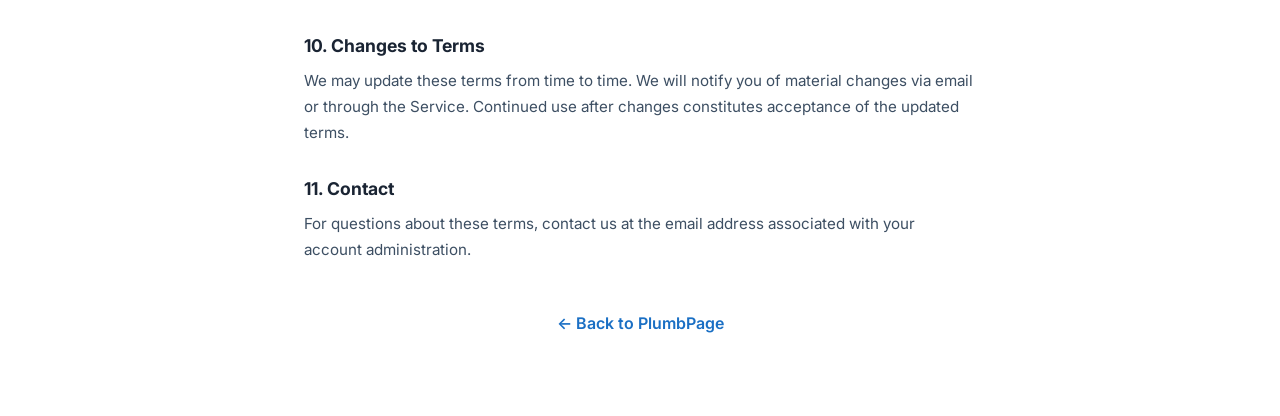
<file: terms.html>
<!DOCTYPE html>
<html lang="en">
<head>
    <meta charset="UTF-8">
    <meta name="viewport" content="width=device-width, initial-scale=1.0">
    <title>Terms of Service | PlumbPage Field Service Management Software</title>
    <meta name="description" content="PlumbPage terms of service — the agreement between PlumbPage and businesses using our field service management software for plumbing, HVAC, and electrical companies.">
    <meta name="robots" content="noindex, follow">
    <link rel="canonical" href="https://plumbpage.com/terms.html">
    <link rel="icon" type="image/png" href="assets/logo.png">
    <link rel="preconnect" href="https://fonts.googleapis.com">
    <link rel="preconnect" href="https://fonts.gstatic.com" crossorigin>
    <link href="https://fonts.googleapis.com/css2?family=Inter:wght@400;500;600;700;800&display=swap" rel="stylesheet">
    <link rel="stylesheet" href="https://cdnjs.cloudflare.com/ajax/libs/font-awesome/6.5.0/css/all.min.css">
    <link rel="stylesheet" href="assets/css/style.css">
    <style>
        .legal-container { max-width: 720px; margin: 0 auto; padding: 120px 24px 80px; }
        .legal-header { text-align: center; margin-bottom: 40px; }
        .legal-header h1 { font-size: 2rem; font-weight: 800; color: var(--blue-500); }
        .legal-header p { color: var(--gray-500); font-size: 0.9rem; }
        .legal-container h2 { font-size: 1.1rem; font-weight: 700; margin-top: 32px; margin-bottom: 12px; color: var(--gray-900); }
        .legal-container p, .legal-container li { font-size: 0.95rem; line-height: 1.7; color: var(--gray-700); }
        .legal-container ul { margin-bottom: 16px; padding-left: 20px; }
        .legal-container li { margin-bottom: 6px; }
        .back-link { text-align: center; margin-top: 48px; }
        .back-link a { color: var(--blue-500); font-weight: 600; }
        .back-link a:hover { color: var(--blue-400); }
    </style>
</head>
<body>

<nav class="navbar scrolled">
    <div class="container">
        <a href="/" class="nav-logo" style="color: var(--gray-900);">
            <img src="assets/logo.png" alt="PlumbPage">
            PlumbPage
        </a>
        <ul class="nav-links">
            <li><a href="/#features">Features</a></li>
            <li><a href="/#pricing">Pricing</a></li>
            <li><a href="/#cta" class="nav-cta">Start Free Trial</a></li>
        </ul>
        <button class="nav-toggle" aria-label="Toggle menu">
            <i class="fas fa-bars"></i>
        </button>
    </div>
</nav>

<div class="legal-container">
    <div class="legal-header">
        <h1>Terms of Service</h1>
        <p>Last updated: March 2026</p>
    </div>

    <h2>1. Acceptance of Terms</h2>
    <p>By accessing or using PlumbPage ("the Service"), you agree to be bound by these Terms of Service. If you do not agree to these terms, do not use the Service.</p>

    <h2>2. Description of Service</h2>
    <p>PlumbPage is a cloud-based job scheduling, dispatch, and invoicing platform designed for field service businesses including plumbing, HVAC, and electrical companies. The Service includes job management, technician dispatch, customer management, invoicing, and payment processing features.</p>

    <h2>3. Account Registration</h2>
    <p>You must provide accurate and complete information when creating an account. You are responsible for maintaining the security of your account credentials. You must notify us immediately of any unauthorized use of your account.</p>

    <h2>4. Subscription and Billing</h2>
    <p>The Service offers a free trial period followed by a paid subscription. Subscription fees are billed in advance on a recurring basis. You may cancel your subscription at any time through the billing portal. Refunds are handled on a case-by-case basis.</p>

    <h2>5. Your Data</h2>
    <p>You retain ownership of all data you enter into the Service, including customer information, job records, invoices, and business data. We do not sell, share, or use your data for purposes other than providing the Service. You may export your data at any time.</p>

    <h2>6. Acceptable Use</h2>
    <p>You agree not to:</p>
    <ul>
        <li>Use the Service for any unlawful purpose</li>
        <li>Attempt to gain unauthorized access to the Service or its systems</li>
        <li>Interfere with or disrupt the Service</li>
        <li>Upload malicious code or content</li>
        <li>Resell or redistribute the Service without authorization</li>
    </ul>

    <h2>7. Payment Processing</h2>
    <p>Payment processing is provided through third-party services (Stripe). Your use of payment features is subject to the terms of those services. We are not responsible for payment processing errors by third-party providers.</p>

    <h2>8. Limitation of Liability</h2>
    <p>The Service is provided "as is" without warranties of any kind. We shall not be liable for any indirect, incidental, special, or consequential damages arising from your use of the Service. Our total liability shall not exceed the amount you paid for the Service in the 12 months preceding the claim.</p>

    <h2>9. Termination</h2>
    <p>We may suspend or terminate your account if you violate these terms. Upon termination, you may request an export of your data within 30 days. After 30 days, your data may be permanently deleted.</p>

    <h2>10. Changes to Terms</h2>
    <p>We may update these terms from time to time. We will notify you of material changes via email or through the Service. Continued use after changes constitutes acceptance of the updated terms.</p>

    <h2>11. Contact</h2>
    <p>For questions about these terms, contact us at the email address associated with your account administration.</p>

    <div class="back-link">
        <a href="/">&larr; Back to PlumbPage</a>
    </div>
</div>

</body>
</html>
</file>
<file: assets/css/style.css>
/* ═══════════════════════════════════════════
   PlumbPage Marketing Site — Styles
   ═══════════════════════════════════════════ */

/* ── Reset & Base ── */
*, *::before, *::after { box-sizing: border-box; margin: 0; padding: 0; }

:root {
    --blue-900: #0a1628;
    --blue-800: #0f1f38;
    --blue-700: #142d4c;
    --blue-600: #1a4272;
    --blue-500: #1a6fc4;
    --blue-400: #2d8de8;
    --blue-300: #5eabf0;
    --blue-100: #e8f2fc;
    --blue-50:  #f0f6ff;
    --gray-900: #1a2433;
    --gray-700: #3d4f63;
    --gray-500: #6c7a8d;
    --gray-300: #b8c4d0;
    --gray-200: #e2e8f0;
    --gray-100: #f0f4f9;
    --gray-50:  #f8fafc;
    --white:    #ffffff;
    --green:    #198754;
    --orange:   #fd7e14;
    --red:      #dc3545;
    --radius:   12px;
    --radius-lg: 20px;
    --shadow-sm: 0 1px 3px rgba(0,0,0,.06);
    --shadow-md: 0 4px 16px rgba(0,0,0,.08);
    --shadow-lg: 0 12px 40px rgba(0,0,0,.12);
    --shadow-xl: 0 20px 60px rgba(0,0,0,.15);
    --transition: 0.3s cubic-bezier(.4,0,.2,1);
    --ease-out: cubic-bezier(0.23, 1, 0.32, 1);
    --ease-in-out: cubic-bezier(0.77, 0, 0.175, 1);
}

html { scroll-behavior: smooth; }

body {
    font-family: 'Inter', 'Segoe UI', system-ui, -apple-system, sans-serif;
    color: var(--gray-900);
    background: var(--white);
    line-height: 1.6;
    -webkit-font-smoothing: antialiased;
    overflow-x: hidden;
}

a { text-decoration: none; color: inherit; }
img { max-width: 100%; height: auto; }

.container {
    max-width: 1200px;
    margin: 0 auto;
    padding: 0 24px;
}

/* ── Typography ── */
h1, h2, h3, h4 { line-height: 1.2; font-weight: 700; }
h1 { font-size: clamp(2.2rem, 5vw, 3.5rem); }
h2 { font-size: clamp(1.8rem, 3.5vw, 2.5rem); }
h3 { font-size: 1.25rem; }

.section-label {
    display: inline-block;
    font-size: 0.8rem;
    font-weight: 700;
    text-transform: uppercase;
    letter-spacing: 2px;
    color: var(--blue-500);
    margin-bottom: 12px;
}

.section-title {
    margin-bottom: 16px;
    color: var(--gray-900);
}

.section-subtitle {
    font-size: 1.15rem;
    color: var(--gray-500);
    max-width: 640px;
    margin: 0 auto 48px;
}

.text-center { text-align: center; }

/* ── Buttons ── */
.btn {
    display: inline-flex;
    align-items: center;
    gap: 8px;
    padding: 14px 32px;
    border-radius: 10px;
    font-size: 1rem;
    font-weight: 600;
    border: none;
    cursor: pointer;
    transition: transform 160ms var(--ease-out), box-shadow 160ms var(--ease-out), background-color 160ms var(--ease-out), border-color 160ms var(--ease-out);
    white-space: nowrap;
}

.btn-primary {
    background: var(--blue-500);
    color: var(--white);
    box-shadow: 0 4px 16px rgba(26,111,196,.3);
}
.btn-primary:hover {
    background: var(--blue-400);
    transform: translateY(-2px);
    box-shadow: 0 8px 24px rgba(26,111,196,.4);
}
.btn-primary:active { transform: scale(0.97); box-shadow: 0 2px 8px rgba(26,111,196,.3); }

.btn-outline {
    background: transparent;
    color: var(--white);
    border: 2px solid rgba(255,255,255,.3);
}
.btn-outline:hover {
    background: rgba(255,255,255,.1);
    border-color: rgba(255,255,255,.6);
}
.btn-outline:active { transform: scale(0.97); }

.btn-dark {
    background: var(--gray-900);
    color: var(--white);
}
.btn-dark:hover {
    background: var(--blue-700);
    transform: translateY(-2px);
}
.btn-dark:active { transform: scale(0.97); }

.btn-white {
    background: var(--white);
    color: var(--blue-500);
    box-shadow: var(--shadow-md);
}
.btn-white:hover {
    transform: translateY(-2px);
    box-shadow: var(--shadow-lg);
}
.btn-white:active { transform: scale(0.97); box-shadow: var(--shadow-sm); }

.btn-lg {
    padding: 18px 40px;
    font-size: 1.1rem;
    border-radius: 12px;
}

/* ── Navbar ── */
.navbar {
    position: fixed;
    top: 0;
    left: 0;
    right: 0;
    z-index: 1000;
    padding: 16px 0;
    transition: background-color 0.3s var(--ease-out), box-shadow 0.3s var(--ease-out), padding 0.3s var(--ease-out);
}

.navbar.scrolled {
    background: rgba(255,255,255,.95);
    backdrop-filter: blur(20px);
    box-shadow: 0 2px 20px rgba(0,0,0,.08);
    padding: 10px 0;
}

.navbar .container {
    display: flex;
    align-items: center;
    justify-content: space-between;
}

.nav-logo {
    display: flex;
    align-items: center;
    gap: 12px;
    font-size: 1.4rem;
    font-weight: 800;
    color: var(--white);
}

.navbar.scrolled .nav-logo { color: var(--gray-900); }

.nav-logo img {
    width: 40px;
    height: 40px;
    border-radius: 10px;
}

.nav-links {
    display: flex;
    align-items: center;
    gap: 32px;
    list-style: none;
}

.nav-links a {
    font-size: 0.95rem;
    font-weight: 500;
    color: rgba(255,255,255,.8);
    transition: color var(--transition);
}

.nav-links a:hover { color: var(--white); }

.navbar.scrolled .nav-links a { color: var(--gray-700); }
.navbar.scrolled .nav-links a:hover { color: var(--blue-500); }

.nav-cta {
    padding: 10px 24px !important;
    background: var(--blue-500);
    color: var(--white) !important;
    border-radius: 8px;
    font-weight: 600 !important;
}
.nav-cta:hover {
    background: var(--blue-400) !important;
    color: var(--white) !important;
}
.nav-cta:active { transform: scale(0.97) !important; }

.nav-toggle {
    display: none;
    background: none;
    border: none;
    font-size: 1.5rem;
    color: var(--white);
    cursor: pointer;
}
.navbar.scrolled .nav-toggle { color: var(--gray-900); }

/* ── Hero ── */
.hero {
    position: relative;
    min-height: 100vh;
    display: flex;
    align-items: center;
    background: linear-gradient(135deg, var(--blue-900) 0%, var(--blue-700) 40%, var(--blue-600) 100%);
    overflow: hidden;
    padding: 120px 0 80px;
}

.hero::before {
    content: '';
    position: absolute;
    inset: 0;
    background: radial-gradient(circle at 70% 30%, rgba(45,141,232,.15) 0%, transparent 60%),
                radial-gradient(circle at 20% 80%, rgba(26,111,196,.1) 0%, transparent 50%);
}

.hero-grid {
    display: grid;
    grid-template-columns: 1fr 1.1fr;
    gap: 60px;
    align-items: center;
    position: relative;
    z-index: 1;
}

.hero-badge {
    display: inline-flex;
    align-items: center;
    gap: 8px;
    padding: 0;
    background: none;
    border: none;
    border-radius: 0;
    font-size: 0.85rem;
    color: var(--blue-300);
    margin-bottom: 24px;
    font-weight: 500;
    letter-spacing: 0.02em;
}

.hero-badge i { font-size: 0.75rem; }

.hero h1 {
    color: var(--white);
    margin-bottom: 20px;
}

.hero h1 span {
    background: linear-gradient(135deg, var(--blue-300), #93ccff);
    -webkit-background-clip: text;
    -webkit-text-fill-color: transparent;
    background-clip: text;
}

.hero-description strong {
    color: #ff6b00;
    font-weight: 700;
}

.hero-description {
    font-size: 1.2rem;
    color: rgba(255,255,255,.7);
    margin-bottom: 36px;
    line-height: 1.7;
    max-width: 520px;
}

.hero-buttons {
    display: flex;
    gap: 16px;
    flex-wrap: wrap;
}

.hero-stats {
    display: flex;
    gap: 40px;
    margin-top: 48px;
    padding-top: 32px;
    border-top: 1px solid rgba(255,255,255,.1);
}

.hero-stat-value {
    font-size: 1.8rem;
    font-weight: 800;
    color: var(--white);
}

.hero-stat-label {
    font-size: 0.85rem;
    color: rgba(255,255,255,.5);
    margin-top: 4px;
}

.hero-image {
    position: relative;
}

.hero-image img {
    border-radius: var(--radius-lg);
    box-shadow: 0 30px 80px rgba(0,0,0,.4);
    border: 1px solid rgba(255,255,255,.1);
}

.hero-image-glow {
    position: absolute;
    inset: -20%;
    background: radial-gradient(circle, rgba(26,111,196,.2) 0%, transparent 70%);
    z-index: -1;
}

/* ── Logos / Social Proof ── */
.social-proof {
    padding: 60px 0;
    background: var(--gray-50);
    border-top: 1px solid var(--gray-200);
    border-bottom: 1px solid var(--gray-200);
}

.social-proof p strong {
    color: #ff6b00;
    font-weight: 700;
    text-transform: uppercase;
}

.section-subtitle strong {
    color: #ff6b00;
    font-weight: 700;
}

.social-proof p {
    text-align: center;
    font-size: 0.9rem;
    color: var(--gray-500);
    font-weight: 500;
    text-transform: uppercase;
    letter-spacing: 1.5px;
    margin-bottom: 32px;
}

.proof-stats {
    display: flex;
    justify-content: center;
    gap: 80px;
    flex-wrap: wrap;
}

.proof-stat {
    text-align: center;
}

.proof-stat-value {
    font-size: 2rem;
    font-weight: 800;
    color: var(--blue-500);
}

.proof-stat-label {
    font-size: 0.9rem;
    color: var(--gray-500);
    margin-top: 4px;
}

/* ── Features Section ── */
.features {
    padding: 100px 0;
    background: var(--white);
}

.features-grid {
    display: grid;
    grid-template-columns: repeat(3, 1fr);
    gap: 32px;
    margin-top: 16px;
}

.feature-card {
    padding: 36px;
    border-radius: var(--radius-lg);
    border: 1px solid var(--gray-200);
    transition: transform 200ms var(--ease-out), box-shadow 200ms var(--ease-out), border-color 200ms var(--ease-out);
    background: var(--white);
}

.feature-card:hover {
    border-color: var(--blue-400);
    box-shadow: var(--shadow-lg);
    transform: translateY(-4px);
}

.features-grid .feature-card:nth-child(1) { transition-delay: 0ms; }
.features-grid .feature-card:nth-child(2) { transition-delay: 40ms; }
.features-grid .feature-card:nth-child(3) { transition-delay: 80ms; }
.features-grid .feature-card:nth-child(4) { transition-delay: 40ms; }
.features-grid .feature-card:nth-child(5) { transition-delay: 80ms; }
.features-grid .feature-card:nth-child(6) { transition-delay: 120ms; }

.feature-icon {
    width: 56px;
    height: 56px;
    border-radius: 14px;
    display: flex;
    align-items: center;
    justify-content: center;
    font-size: 1.4rem;
    margin-bottom: 20px;
}

.feature-icon.blue  { background: var(--blue-100); color: var(--blue-500); }
.feature-icon.green { background: #e8f5e9; color: var(--green); }
.feature-icon.orange { background: #fff3e0; color: var(--orange); }
.feature-icon.red   { background: #fce4ec; color: var(--red); }
.feature-icon.purple { background: #f3e5f5; color: #7b1fa2; }
.feature-icon.teal  { background: #e0f7fa; color: #00897b; }

.feature-card h3 {
    margin-bottom: 10px;
    color: var(--gray-900);
}

.feature-card p {
    color: var(--gray-500);
    font-size: 0.95rem;
    line-height: 1.6;
}

/* ── Screenshot Showcase ── */
.showcase {
    padding: 100px 0;
    background: var(--gray-50);
}

.showcase-tabs {
    display: flex;
    justify-content: center;
    gap: 8px;
    margin-bottom: 48px;
    flex-wrap: wrap;
}

.showcase-tab {
    padding: 10px 24px;
    border-radius: 100px;
    font-size: 0.9rem;
    font-weight: 600;
    border: 1px solid var(--gray-200);
    background: var(--white);
    color: var(--gray-500);
    cursor: pointer;
    transition: background-color 160ms var(--ease-out), border-color 160ms var(--ease-out), color 160ms var(--ease-out);
}
.showcase-tab:active { transform: scale(0.97); }

.showcase-tab:hover {
    border-color: var(--blue-400);
    color: var(--blue-500);
}

.showcase-tab.active {
    background: var(--blue-500);
    color: var(--white);
    border-color: var(--blue-500);
}

.showcase-image-wrapper {
    position: relative;
    max-width: 1000px;
    margin: 0 auto;
}

.showcase-image {
    border-radius: var(--radius-lg);
    box-shadow: var(--shadow-xl);
    border: 1px solid var(--gray-200);
    width: 100%;
    position: absolute;
    top: 0; left: 0;
    opacity: 0;
    transition: opacity 0.25s ease;
    pointer-events: none;
}

.showcase-image.active {
    position: relative;
    opacity: 1;
    pointer-events: auto;
}

.showcase-caption {
    text-align: center;
    margin-top: 24px;
    font-size: 0.95rem;
    color: var(--gray-500);
}

/* ── How It Works ── */
.how-it-works {
    padding: 100px 0;
    background: var(--white);
}

.steps {
    display: grid;
    grid-template-columns: repeat(3, 1fr);
    gap: 48px;
    margin-top: 16px;
}

.step {
    text-align: center;
    position: relative;
}

.step-number {
    width: 64px;
    height: 64px;
    border-radius: 50%;
    background: var(--blue-100);
    color: var(--blue-500);
    font-size: 1.5rem;
    font-weight: 800;
    display: flex;
    align-items: center;
    justify-content: center;
    margin: 0 auto 20px;
}

.step h3 { margin-bottom: 10px; }

.step p {
    color: var(--gray-500);
    font-size: 0.95rem;
}

/* ── Pricing ── */
.pricing {
    padding: 100px 0;
    background: var(--gray-50);
}

.pricing-grid {
    display: grid;
    grid-template-columns: repeat(3, 1fr);
    gap: 24px;
    max-width: 960px;
    margin: 0 auto;
}

.pricing-card {
    background: var(--white);
    border-radius: var(--radius-lg);
    padding: 40px;
    border: 2px solid var(--gray-200);
    transition: transform 200ms var(--ease-out), box-shadow 200ms var(--ease-out), border-color 200ms var(--ease-out);
    position: relative;
}

.pricing-card.featured {
    border-color: var(--blue-500);
    box-shadow: var(--shadow-lg);
}

.pricing-card.featured::before {
    content: 'Most Popular';
    position: absolute;
    top: -14px;
    left: 50%;
    transform: translateX(-50%);
    background: var(--blue-500);
    color: var(--white);
    padding: 4px 20px;
    border-radius: 100px;
    font-size: 0.8rem;
    font-weight: 700;
}

.pricing-name {
    font-size: 1.1rem;
    font-weight: 700;
    color: var(--gray-900);
    margin-bottom: 8px;
}

.pricing-price {
    font-size: 3rem;
    font-weight: 800;
    color: var(--gray-900);
    margin-bottom: 4px;
}

.pricing-price span {
    font-size: 1rem;
    font-weight: 500;
    color: var(--gray-500);
}

.pricing-description {
    font-size: 0.9rem;
    color: var(--gray-500);
    margin-bottom: 28px;
    padding-bottom: 28px;
    border-bottom: 1px solid var(--gray-200);
}

.pricing-features {
    list-style: none;
    margin-bottom: 32px;
}

.pricing-features li {
    padding: 8px 0;
    font-size: 0.95rem;
    color: var(--gray-700);
    display: flex;
    align-items: center;
    gap: 12px;
}

.pricing-features li i {
    color: var(--green);
    font-size: 0.85rem;
    width: 20px;
    text-align: center;
}

.pricing-card .btn { width: 100%; justify-content: center; }

/* ── Testimonials ── */
.testimonials {
    padding: 100px 0;
    background: var(--white);
}

.testimonials-grid {
    display: grid;
    grid-template-columns: repeat(3, 1fr);
    gap: 32px;
}

.testimonial-card {
    padding: 32px;
    border-radius: var(--radius-lg);
    border: 1px solid var(--gray-200);
    background: var(--white);
}

.testimonial-stars {
    color: #f59e0b;
    margin-bottom: 16px;
    font-size: 0.9rem;
}

.testimonial-text {
    font-size: 1rem;
    color: var(--gray-700);
    line-height: 1.7;
    margin-bottom: 20px;
}

.testimonial-author {
    display: flex;
    align-items: center;
    gap: 12px;
}

.testimonial-avatar {
    width: 44px;
    height: 44px;
    border-radius: 50%;
    background: var(--blue-100);
    color: var(--blue-500);
    display: flex;
    align-items: center;
    justify-content: center;
    font-weight: 700;
    font-size: 0.9rem;
}

.testimonial-name {
    font-weight: 600;
    font-size: 0.95rem;
}

.testimonial-role {
    font-size: 0.8rem;
    color: var(--gray-500);
}

/* ── CTA Section ── */
.cta {
    padding: 100px 0;
    background: linear-gradient(135deg, var(--blue-900) 0%, var(--blue-700) 50%, var(--blue-600) 100%);
    position: relative;
    overflow: hidden;
}

.cta::before {
    content: '';
    position: absolute;
    inset: 0;
    background: radial-gradient(circle at 30% 50%, rgba(45,141,232,.15) 0%, transparent 60%);
}

.cta .container {
    position: relative;
    z-index: 1;
    text-align: center;
}

.cta h2 {
    color: var(--white);
    margin-bottom: 16px;
}

.cta p {
    color: rgba(255,255,255,.7);
    font-size: 1.15rem;
    max-width: 540px;
    margin: 0 auto 36px;
}

.cta-buttons {
    display: flex;
    justify-content: center;
    gap: 16px;
    flex-wrap: wrap;
}

/* ── Footer ── */
.footer {
    padding: 60px 0 30px;
    background: var(--blue-900);
    color: rgba(255,255,255,.6);
}

.footer-grid {
    display: grid;
    grid-template-columns: 1.5fr 1fr 1fr 1fr;
    gap: 48px;
    margin-bottom: 48px;
}

.footer-brand {
    display: flex;
    align-items: center;
    gap: 12px;
    font-size: 1.3rem;
    font-weight: 800;
    color: var(--white);
    margin-bottom: 16px;
}

.footer-brand img {
    width: 36px;
    height: 36px;
    border-radius: 8px;
}

.footer-description {
    font-size: 0.9rem;
    line-height: 1.7;
    max-width: 300px;
}

.footer h4 {
    color: var(--white);
    font-size: 0.9rem;
    text-transform: uppercase;
    letter-spacing: 1px;
    margin-bottom: 20px;
}

.footer-links {
    list-style: none;
}

.footer-links li { margin-bottom: 10px; }

.footer-links a {
    font-size: 0.9rem;
    color: rgba(255,255,255,.6);
    transition: color var(--transition);
}

.footer-links a:hover { color: var(--white); }

.footer-bottom {
    padding-top: 30px;
    border-top: 1px solid rgba(255,255,255,.1);
    display: flex;
    justify-content: space-between;
    align-items: center;
    font-size: 0.85rem;
}

.footer-social {
    display: flex;
    gap: 16px;
}

.footer-social a {
    color: rgba(255,255,255,.5);
    font-size: 1.1rem;
    transition: color var(--transition);
}

.footer-social a:hover { color: var(--white); }

/* ── Responsive ── */
@media (max-width: 968px) {
    .hero-grid { grid-template-columns: 1fr; text-align: center; }
    .hero-description { margin-left: auto; margin-right: auto; }
    .hero-buttons { justify-content: center; }
    .hero-stats { justify-content: center; }
    .hero-image { margin-top: 40px; }
    .features-grid { grid-template-columns: repeat(2, 1fr); }
    .steps { grid-template-columns: 1fr; gap: 32px; }
    .pricing-grid { grid-template-columns: 1fr; max-width: 400px; }
    .tech-app-section > .container > div { grid-template-columns: 1fr !important; text-align: center; }
    .tech-app-section .section-title { text-align: center !important; }
    .testimonials-grid { grid-template-columns: 1fr; }
    .footer-grid { grid-template-columns: repeat(2, 1fr); }
    .features { padding: 60px 0; }
    .showcase { padding: 60px 0; }
    .how-it-works { padding: 60px 0; }
    .pricing { padding: 60px 0; }
    .cta { padding: 60px 0; }
}

@media (max-width: 640px) {
    .nav-links { display: none; }
    .nav-links.open {
        display: flex;
        flex-direction: column;
        position: absolute;
        top: 100%;
        left: 0;
        right: 0;
        background: var(--white);
        padding: 24px;
        box-shadow: var(--shadow-lg);
        border-radius: 0 0 var(--radius) var(--radius);
        gap: 12px;
    }
    .nav-links.open a { color: var(--gray-700); }
    .nav-links.open .nav-cta { text-align: center; }
    .nav-toggle { display: block; }
    .features-grid { grid-template-columns: 1fr; }
    .feature-card { padding: 24px; }
    .tech-app-section > .container > div { grid-template-columns: 1fr !important; }
    section > .container > div[style*="grid-template-columns:repeat(3"] { grid-template-columns: 1fr !important; }
    .hero { padding: 100px 0 60px; min-height: auto; }
    .hero h1 { font-size: 1.8rem; }
    .hero-description { font-size: 1rem; }
    .hero-badge { font-size: 0.75rem; }
    .hero-buttons { flex-direction: column; align-items: center; }
    .hero-buttons .btn { width: 100%; justify-content: center; }
    .hero-stats { gap: 20px; flex-wrap: wrap; justify-content: center; }
    .hero-stat-value { font-size: 1.4rem; }
    .social-proof { padding: 40px 0; }
    .social-proof p { font-size: 0.75rem; letter-spacing: 1px; }
    .proof-stats { gap: 24px; }
    .proof-stat-value { font-size: 1.4rem; }
    .section-subtitle { font-size: 1rem; margin-bottom: 32px; }
    .showcase-tabs { gap: 4px; }
    .showcase-tab { padding: 6px 12px; font-size: 0.75rem; }
    .pricing-card { padding: 28px; }
    .pricing-price { font-size: 2.4rem; }
    .cta h2 { font-size: 1.5rem; }
    .cta p { font-size: 1rem; }
    .cta-buttons { flex-direction: column; align-items: center; }
    .cta-buttons .btn { width: 100%; justify-content: center; }
    .footer-grid { grid-template-columns: 1fr; gap: 32px; }
    .footer-bottom { flex-direction: column; gap: 16px; text-align: center; }
    .footer { padding: 40px 0 24px; }
    .container { padding: 0 16px; }
}
</file>
